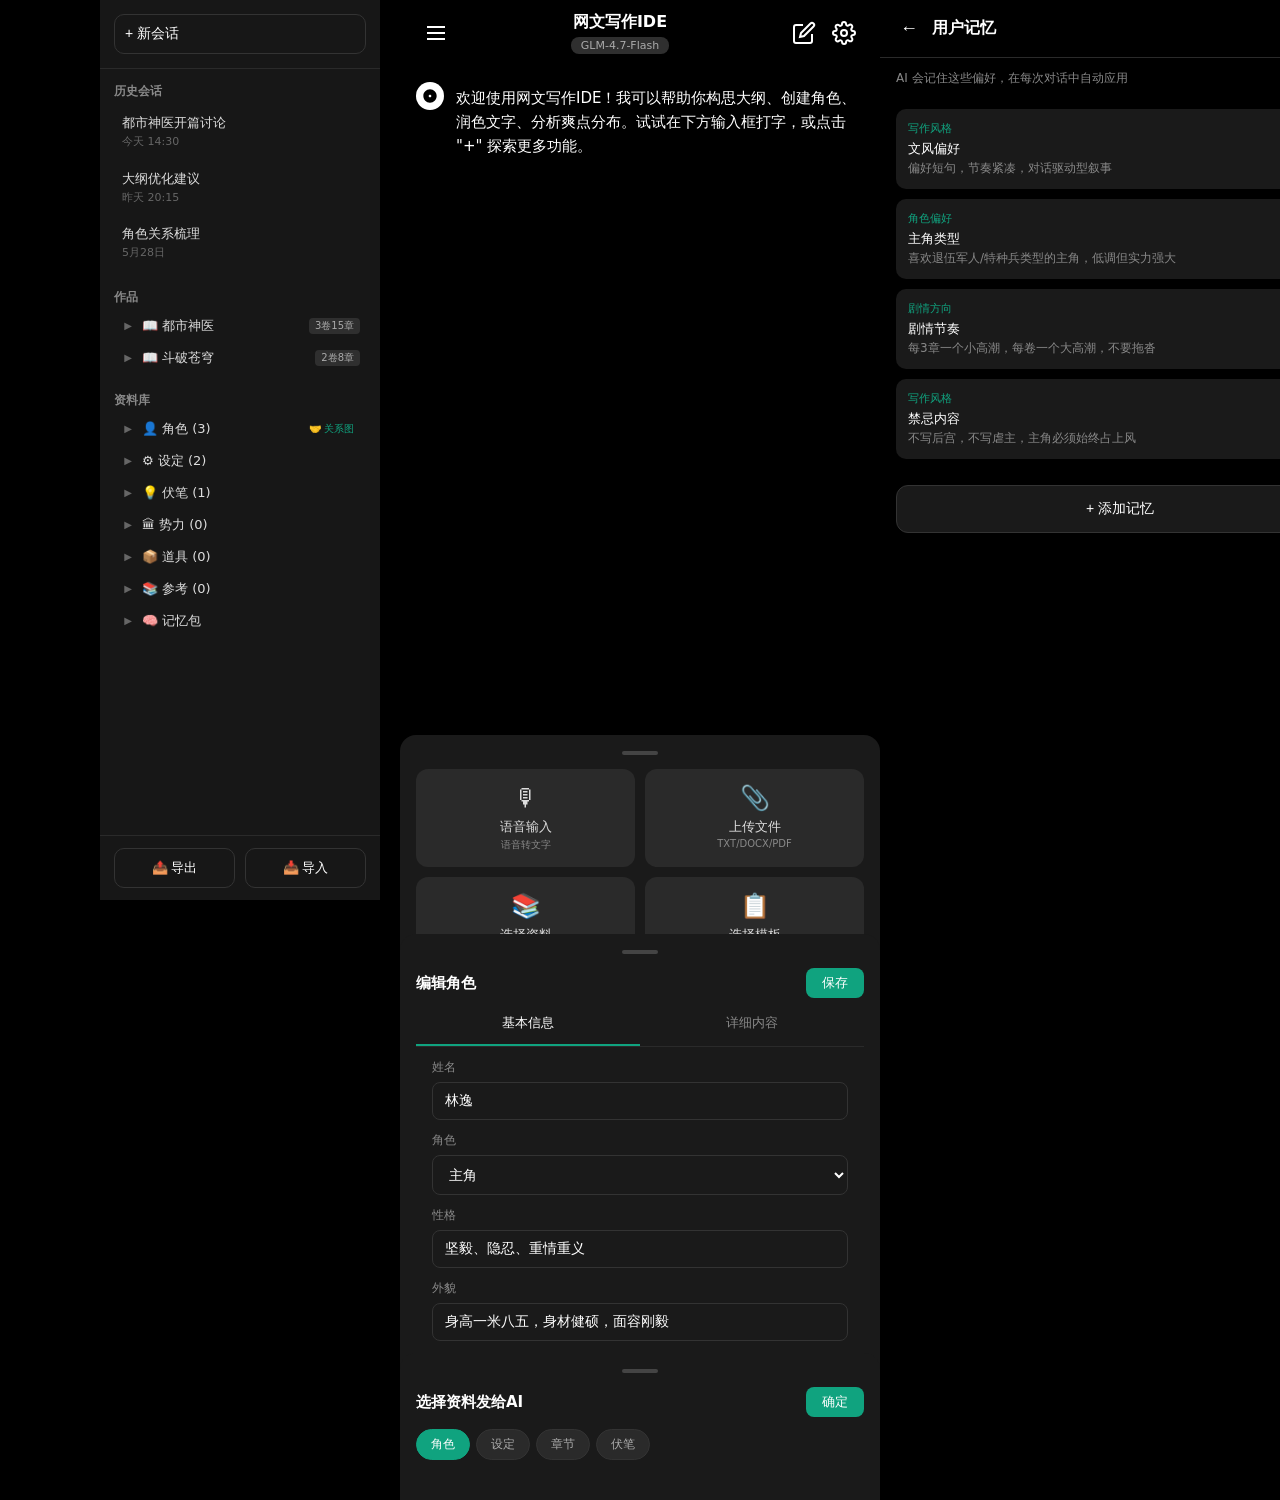
<file: preview/index.html>
<!DOCTYPE html>
<html lang="zh-CN">
<head>
<meta charset="UTF-8">
<meta name="viewport" content="width=device-width,initial-scale=1,maximum-scale=1,user-scalable=no">
<title>网文写作IDE</title>
<style>
*{margin:0;padding:0;box-sizing:border-box;-webkit-tap-highlight-color:transparent}
body{font-family:system-ui,-apple-system,'Segoe UI',Roboto,sans-serif;background:#000;color:#fff;height:100dvh;display:flex;justify-content:center;overflow:hidden}
.phone{width:100%;max-width:480px;height:100%;display:flex;flex-direction:column;position:relative;background:#000}
/* ====== TOP BAR ====== */
.topbar{display:flex;align-items:center;padding:12px 16px;flex-shrink:0}
.topbar .menu-btn,.topbar .new-btn{background:none;border:none;color:#fff;padding:8px;cursor:pointer;display:flex;align-items:center;justify-content:center}
.topbar .title-area{flex:1;text-align:center}
.topbar .title-area .app-name{font-size:16px;font-weight:600}
.topbar .title-area .model-pill{display:inline-block;margin-top:4px;padding:2px 10px;border-radius:8px;background:#2f2f2f;color:#aaa;font-size:11px}
/* ====== CHAT AREA ====== */
.chat{flex:1;overflow-y:auto;padding:16px;display:flex;flex-direction:column;gap:20px;padding-bottom:100px;scroll-behavior:smooth}
.msg{display:flex;gap:12px;width:100%;animation:fadeUp .3s}
.msg.user{flex-direction:row-reverse}
.msg.user .bubble{background:#2f2f2f;padding:10px 16px;border-radius:20px;border-bottom-right-radius:6px;max-width:82%;font-size:15px;line-height:1.6}
.msg.ai{flex-direction:row}
.msg.ai .bubble{padding:4px 0;font-size:15px;line-height:1.6;flex:1}
.avatar{width:28px;height:28px;border-radius:50%;display:flex;align-items:center;justify-content:center;flex-shrink:0}
.avatar.ai-av{background:#fff}
.avatar.ai-av svg{width:16px;height:16px;fill:#000}
.tag{display:inline-block;font-size:11px;padding:2px 8px;border-radius:4px;background:#10a37f;color:#fff;margin:4px 4px 4px 0}
.save-hint{font-size:12px;color:#10a37f;display:block;margin-top:8px}
.typing{display:flex;gap:4px;padding:8px 0}
.typing span{width:6px;height:6px;background:#666;border-radius:50%;animation:dot .6s infinite alternate}
.typing span:nth-child(2){animation-delay:.2s}
.typing span:nth-child(3){animation-delay:.4s}
/* ====== INPUT BAR ====== */
.input-area{position:absolute;bottom:0;left:0;right:0;padding:10px 16px 20px;background:linear-gradient(180deg,transparent 0%,#000 20%)}
.capsule{background:#2f2f2f;border-radius:24px;display:flex;align-items:flex-end;padding:6px 8px 6px 6px;gap:4px}
.capsule .plus-btn{width:36px;height:36px;border-radius:50%;background:none;border:none;color:#aaa;font-size:22px;cursor:pointer;display:flex;align-items:center;justify-content:center;flex-shrink:0}
.capsule textarea{flex:1;background:transparent;border:none;color:#fff;font-size:16px;line-height:20px;max-height:120px;outline:none;resize:none;padding:8px 4px;font-family:inherit}
.capsule textarea::placeholder{color:#888}
.capsule .send-btn{width:32px;height:32px;border-radius:50%;background:#fff;border:none;cursor:pointer;display:flex;align-items:center;justify-content:center;flex-shrink:0;transition:background .15s}
.capsule .send-btn:active{background:#ddd}
.capsule .send-btn svg{width:18px;height:18px;fill:#000}
/* ====== OVERLAY & PANELS ====== */
.overlay{position:absolute;inset:0;background:rgba(0,0,0,.5);z-index:30;opacity:0;pointer-events:none;transition:opacity .25s}
.overlay.open{opacity:1;pointer-events:auto}
.sidebar{position:absolute;top:0;left:-300px;width:280px;height:100%;background:#171717;z-index:31;transition:left .3s ease;display:flex;flex-direction:column;overflow:hidden}
.sidebar.open{left:0}
.sidebar .sb-header{padding:14px;display:flex;align-items:center;gap:10px;border-bottom:1px solid #2a2a2a;flex-shrink:0}
.sidebar .new-session-btn{flex:1;padding:10px;border-radius:10px;border:1px solid #333;background:none;color:#fff;font-size:14px;cursor:pointer;text-align:left}
.sidebar .new-session-btn:active{background:#2a2a2a}
.sb-section{padding:4px 10px}
.sb-label{font-size:12px;font-weight:600;color:#888;padding:10px 4px 4px}
.sb-item{padding:10px 12px;border-radius:8px;cursor:pointer;font-size:13px;color:#ddd;line-height:1.4}
.sb-item:active{background:#2a2a2a}
.sb-item .time{font-size:11px;color:#666;display:block;margin-top:2px}
.tree-node{display:flex;align-items:center;gap:6px;padding:7px 10px;cursor:pointer;font-size:13px;border-radius:6px;color:#ddd}
.tree-node:active{background:#2a2a2a}
.tree-arrow{width:16px;text-align:center;font-size:10px;color:#666;transition:transform .2s;flex-shrink:0}
.tree-arrow.open{transform:rotate(90deg)}
.tree-children{padding-left:16px;display:none}
.tree-children.open{display:block}
.tree-leaf{display:flex;align-items:center;gap:6px;padding:5px 10px 5px 26px;font-size:13px;cursor:pointer;border-radius:6px;color:#999}
.tree-leaf:active{background:#2a2a2a}
.badge{font-size:10px;padding:1px 6px;border-radius:4px;margin-left:auto}
.badge.draft{background:rgba(255,193,7,.15);color:#ffc107}
.badge.done{background:rgba(40,167,69,.15);color:#28a745}
.badge.empty{background:rgba(108,117,125,.15);color:#6c757d}
.badge.count{background:#2f2f2f;color:#aaa}
.sb-footer{padding:12px 14px;border-top:1px solid #2a2a2a;display:flex;gap:10px;flex-shrink:0;margin-top:auto}
.sb-footer button{flex:1;padding:10px;border-radius:10px;border:1px solid #333;background:none;color:#fff;font-size:13px;cursor:pointer}
.sb-footer button:active{background:#2a2a2a}
/* ====== MODEL DROPDOWN ====== */
.model-dropdown{position:absolute;top:52px;left:50%;transform:translateX(-50%);width:280px;background:#1a1a1a;border:1px solid #333;border-radius:14px;z-index:20;padding:6px;display:none;box-shadow:0 8px 32px rgba(0,0,0,.6)}
.model-dropdown.open{display:block;animation:fadeUp .2s}
.model-item{padding:10px 12px;border-radius:10px;cursor:pointer;font-size:14px;display:flex;align-items:center;gap:8px;color:#ddd}
.model-item:active,.model-item.active{background:#2a2a2a}
.model-item.active::after{content:"\2713";margin-left:auto;color:#10a37f;font-weight:bold}
.model-item .free-tag{font-size:10px;background:#1a3a2a;padding:2px 8px;border-radius:4px;color:#10a37f}
.model-divider{height:1px;background:#333;margin:4px 0}
/* ====== BOTTOM SHEET ====== */
.sheet-overlay{position:absolute;inset:0;background:rgba(0,0,0,.5);z-index:30;opacity:0;pointer-events:none;transition:opacity .25s}
.sheet-overlay.open{opacity:1;pointer-events:auto}
.sheet{position:absolute;bottom:-600px;left:0;right:0;background:#1a1a1a;border-radius:16px 16px 0 0;z-index:31;transition:bottom .3s ease;padding:16px 16px 28px;max-height:85vh;overflow-y:auto}
.sheet.open{bottom:0}
.sheet-handle{width:36px;height:4px;background:#444;border-radius:2px;margin:0 auto 14px}
.sheet-title{font-size:15px;font-weight:600;margin-bottom:14px;text-align:center}
.sheet-grid{display:grid;grid-template-columns:1fr 1fr;gap:10px}
.sheet-item{padding:14px;border-radius:12px;background:#2a2a2a;cursor:pointer;text-align:center;font-size:13px;border:1px solid transparent;color:#ddd}
.sheet-item:active{border-color:#10a37f;background:rgba(16,163,127,.1)}
.sheet-item .si-icon{font-size:24px;display:block;margin-bottom:6px}
.sheet-item .si-sub{font-size:10px;color:#888;display:block;margin-top:2px}
.agent-grid{display:flex;gap:8px;overflow-x:auto;padding-bottom:4px;-webkit-overflow-scrolling:touch}
.agent-grid::-webkit-scrollbar{display:none}
.agent-card{flex-shrink:0;width:120px;padding:10px;border-radius:12px;background:#2a2a2a;border:1px solid #333;cursor:pointer}
.agent-card:active,.agent-card.active{border-color:#10a37f;background:rgba(16,163,127,.08)}
.agent-card .an{font-size:13px;font-weight:600;margin-bottom:4px}
.agent-card .ad{font-size:11px;color:#888;line-height:1.3}
/* ====== RIGHT PANEL (Chapter detail) ====== */
.right-panel{position:absolute;top:0;right:-320px;width:300px;height:100%;background:#171717;z-index:31;transition:right .3s;overflow-y:auto;border-left:1px solid #2a2a2a;padding:16px}
.right-panel.open{right:0}
.rp-header{display:flex;align-items:center;gap:8px;margin-bottom:16px}
.rp-header .close-btn{background:none;border:none;color:#fff;font-size:18px;cursor:pointer;padding:4px}
.rp-header h3{font-size:15px;font-weight:600;flex:1}
.rp-action{display:flex;align-items:center;padding:12px 0;border-bottom:1px solid #2a2a2a;cursor:pointer;gap:12px;font-size:14px;color:#ddd}
.rp-action:active{background:#2a2a2a;border-radius:8px}
.rp-action.danger{color:#dc3545}
/* ====== SLIDE PANELS ====== */
.slide-panel{position:absolute;inset:0;background:#000;z-index:32;transform:translateX(100%);transition:transform .3s;overflow-y:auto}
.slide-panel.open{transform:none}
.slide-panel .sp-header{padding:14px 16px;display:flex;align-items:center;gap:10px;border-bottom:1px solid #2a2a2a;position:sticky;top:0;background:#000;z-index:2}
.slide-panel .sp-header .back-btn{background:none;border:none;color:#fff;font-size:18px;cursor:pointer;padding:4px}
.slide-panel .sp-header h2{font-size:16px;font-weight:600}
/* ====== EXPORT ====== */
.export-card{margin:12px 16px;padding:16px;border-radius:12px;border:1px solid #333;cursor:pointer}
.export-card:active{border-color:#10a37f;background:rgba(16,163,127,.05)}
.export-card .ec-name{font-size:15px;font-weight:600;margin-bottom:4px}
.export-card .ec-desc{font-size:12px;color:#888}
.export-opt{margin:8px 16px;padding:10px 14px;background:#1a1a1a;border-radius:10px;display:flex;align-items:center;justify-content:space-between;font-size:13px;color:#ddd}
.export-opt label{display:flex;align-items:center;gap:8px;cursor:pointer}
/* ====== SETTINGS ====== */
.settings-section{padding:0 16px}
.settings-section h3{font-size:12px;color:#888;padding:16px 0 6px;font-weight:600;text-transform:uppercase}
.setting-item{display:flex;align-items:center;padding:14px 0;border-bottom:1px solid #2a2a2a;cursor:pointer;gap:12px}
.setting-item .si-label{flex:1;font-size:14px;color:#ddd}
.setting-item .si-sublabel{font-size:12px;color:#666}
.setting-item .si-arrow{color:#666}
.toggle{width:44px;height:26px;border-radius:13px;background:#444;position:relative;cursor:pointer;border:none;transition:background .2s;flex-shrink:0}
.toggle.on{background:#10a37f}
.toggle::after{content:"";position:absolute;width:22px;height:22px;border-radius:50%;background:#fff;top:2px;left:2px;transition:transform .2s}
.toggle.on::after{transform:translateX(18px)}
.skin-grid{display:grid;grid-template-columns:repeat(4,1fr);gap:10px;padding:8px 0}
.skin-item{padding:12px 6px;border-radius:10px;text-align:center;cursor:pointer;border:2px solid transparent;font-size:11px;color:#ddd}
.skin-item.active{border-color:#10a37f}
.skin-item .skin-dot{display:inline-block;width:20px;height:20px;border-radius:50%;margin-bottom:4px}
.goal-widget{display:flex;align-items:center;gap:12px;padding:10px 0}
.goal-widget button{width:30px;height:30px;border-radius:50%;border:1px solid #444;background:none;font-size:16px;cursor:pointer;color:#fff}
.goal-widget .goal-num{font-size:18px;font-weight:bold;width:80px;text-align:center}
/* ====== MATERIAL PICKER ====== */
.mp-tabs{display:flex;gap:6px;overflow-x:auto;margin-bottom:12px;-webkit-overflow-scrolling:touch}
.mp-tabs::-webkit-scrollbar{display:none}
.mp-tab{flex-shrink:0;padding:6px 14px;border-radius:16px;font-size:12px;background:#2a2a2a;border:1px solid #333;cursor:pointer;color:#aaa}
.mp-tab.active{background:#10a37f;color:#fff;border-color:#10a37f}
.mp-item{display:flex;align-items:center;gap:10px;padding:10px 12px;border-radius:8px;cursor:pointer;font-size:13px;color:#ddd}
.mp-item:active{background:#2a2a2a}
.mp-item input[type=checkbox]{width:18px;height:18px;accent-color:#10a37f}
.mp-preview{font-size:11px;color:#888;overflow:hidden;text-overflow:ellipsis;white-space:nowrap;max-width:200px}
/* ====== RELATIONSHIP GRAPH ====== */
.graph-wrap{width:100%;height:100%;position:relative;overflow:hidden;background:#111}
.graph-wrap canvas{width:100%;height:100%}
/* ====== EDITOR ====== */
.editor-toolbar{display:flex;align-items:center;gap:8px;padding:8px 16px;border-bottom:1px solid #2a2a2a;flex-wrap:wrap}
.editor-toolbar button{background:none;border:1px solid #333;color:#aaa;padding:6px 10px;border-radius:6px;font-size:12px;cursor:pointer}
.editor-toolbar button:active{background:#2a2a2a}
.editor-toolbar .spacer{flex:1}
.editor-toolbar .word-count{font-size:11px;color:#888}
.editor-body{flex:1;padding:16px;overflow-y:auto;font-size:16px;line-height:1.8;color:#ddd;min-height:0;outline:none}
.editor-body:empty::before{content:"开始写作...";color:#555}
.editor-bottom{display:flex;gap:8px;padding:10px 16px;border-top:1px solid #2a2a2a;flex-shrink:0}
.editor-bottom button{flex:1;padding:10px;border-radius:10px;border:1px solid #333;background:#1a1a1a;color:#ddd;font-size:13px;cursor:pointer}
.editor-bottom button:active{background:#2a2a2a}
.editor-bottom button.primary{background:#10a37f;color:#fff;border-color:#10a37f}
/* ====== STATS ====== */
.stat-card{margin:12px 16px;padding:16px;background:#1a1a1a;border-radius:12px;border:1px solid #2a2a2a}
.stat-card h3{font-size:13px;color:#888;margin-bottom:10px}
.stat-row{display:flex;gap:16px}
.stat-num{font-size:24px;font-weight:bold;color:#10a37f}
.stat-label{font-size:11px;color:#888}
.bar-chart{display:flex;align-items:flex-end;gap:8px;height:120px;padding:16px}
.bar-col{flex:1;display:flex;flex-direction:column;align-items:center;gap:4px}
.bar{width:100%;border-radius:4px 4px 0 0;background:#10a37f;min-height:4px;transition:height .3s}
.bar-label{font-size:10px;color:#666}
.streak-grid{display:grid;grid-template-columns:repeat(7,1fr);gap:4px;padding:8px}
.streak-dot{width:100%;aspect-ratio:1;border-radius:50%;background:#2a2a2a}
.streak-dot.filled{background:#10a37f}
.streak-dot.today{background:#ffc107}
.milestone-item{display:flex;align-items:center;gap:10px;padding:10px 0;border-bottom:1px solid #2a2a2a;font-size:13px}
.milestone-item .mi-icon{font-size:20px}
.progress-ring{width:80px;height:80px;position:relative;margin:0 auto}
.progress-ring svg{width:100%;height:100%;transform:rotate(-90deg)}
.progress-ring circle{fill:none;stroke-width:6}
.progress-ring .bg{stroke:#2a2a2a}
.progress-ring .fg{stroke:#10a37f;stroke-linecap:round;transition:stroke-dashoffset .5s}
.progress-ring .ring-text{position:absolute;inset:0;display:flex;align-items:center;justify-content:center;font-size:14px;font-weight:bold}
/* ====== PROOFREAD ====== */
.proof-group{margin:12px 16px}
.proof-group h3{font-size:13px;font-weight:600;margin-bottom:8px}
.proof-item{padding:10px 12px;background:#1a1a1a;border-radius:8px;margin-bottom:6px;font-size:13px;line-height:1.6}
.proof-item .original{text-decoration:line-through;color:#dc3545}
.proof-item .suggested{color:#10a37f}
.proof-item .arrow{margin:0 6px;color:#666}
.fix-all-btn{margin:16px;padding:14px;border-radius:12px;background:#10a37f;color:#fff;border:none;font-size:15px;font-weight:600;cursor:pointer;width:calc(100% - 32px)}
/* ====== SEARCH ====== */
.search-input{margin:12px 16px;padding:12px 16px;border-radius:24px;background:#1a1a1a;border:1px solid #333;color:#fff;font-size:14px;width:calc(100% - 32px);outline:none}
.search-input:focus{border-color:#10a37f}
.search-filters{display:flex;gap:6px;padding:0 16px;overflow-x:auto;margin-bottom:12px}
.search-filters::-webkit-scrollbar{display:none}
.sf-tab{flex-shrink:0;padding:6px 12px;border-radius:16px;font-size:12px;background:#2a2a2a;color:#aaa;cursor:pointer}
.sf-tab.active{background:#10a37f;color:#fff}
.search-result{padding:12px 16px;border-bottom:1px solid #2a2a2a}
.search-result .sr-title{font-size:14px;font-weight:500;margin-bottom:4px}
.search-result .sr-snippet{font-size:12px;color:#888;line-height:1.5}
.search-result .sr-snippet mark{background:rgba(16,163,127,.25);color:#10a37f;padding:0 2px;border-radius:2px}
.search-result .sr-path{font-size:11px;color:#555;margin-top:4px}
/* ====== POLISH ====== */
.polish-styles{display:flex;gap:8px;padding:12px 16px;overflow-x:auto;flex-wrap:wrap}
.polish-styles::-webkit-scrollbar{display:none}
.ps-tag{flex-shrink:0;padding:8px 16px;border-radius:20px;font-size:13px;background:#2a2a2a;color:#aaa;cursor:pointer;border:1px solid transparent}
.ps-tag.active{border-color:#10a37f;color:#fff;background:rgba(16,163,127,.15)}
.polish-text{margin:12px 16px;padding:14px;background:#1a1a1a;border-radius:10px;font-size:14px;line-height:1.7;color:#ccc}
.polish-text .old{text-decoration:line-through;color:#dc3545}
.polish-text .new{color:#10a37f;background:rgba(16,163,127,.1);padding:0 2px;border-radius:2px}
/* ====== FULL REVIEW ====== */
.review-cat{margin:12px 16px;padding:14px;background:#1a1a1a;border-radius:10px}
.review-cat .rc-header{display:flex;justify-content:space-between;align-items:center;margin-bottom:8px}
.review-cat .rc-title{font-size:14px;font-weight:500}
.review-cat .rc-score{font-size:13px;color:#10a37f;font-weight:bold}
.rc-bar{height:6px;border-radius:3px;background:#2a2a2a;overflow:hidden}
.rc-bar .rc-fill{height:100%;border-radius:3px;background:#10a37f;transition:width .5s}
.review-suggestion{padding:10px 16px;border-bottom:1px solid #2a2a2a;font-size:13px;line-height:1.6}
.review-suggestion .rs-icon{margin-right:6px}
/* ====== VOICE CALL ====== */
.voice-full{position:absolute;inset:0;background:#0a0a0a;z-index:40;display:none;flex-direction:column;align-items:center;justify-content:center}
.voice-full.open{display:flex}
.voice-avatar{width:120px;height:120px;border-radius:50%;background:#2f2f2f;display:flex;align-items:center;justify-content:center;position:relative;margin-bottom:24px}
.voice-avatar::before,.voice-avatar::after{content:"";position:absolute;border-radius:50%;border:2px solid rgba(16,163,127,.3)}
.voice-avatar::before{width:140px;height:140px;animation:pulse 2s infinite}
.voice-avatar::after{width:160px;height:160px;animation:pulse 2s infinite .5s}
@keyframes pulse{0%{opacity:.6;transform:scale(1)}100%{opacity:0;transform:scale(1.3)}}
.voice-avatar svg{width:48px;height:48px;fill:#10a37f}
.voice-name{font-size:20px;font-weight:600;margin-bottom:6px}
.voice-status{font-size:14px;color:#888;margin-bottom:40px}
.voice-controls{display:flex;gap:24px;align-items:center}
.voice-btn{width:56px;height:56px;border-radius:50%;border:none;cursor:pointer;display:flex;align-items:center;justify-content:center;font-size:22px}
.voice-btn.mute{background:#2f2f2f;color:#fff}
.voice-btn.end{background:#dc3545;color:#fff;width:64px;height:64px;font-size:26px}
.voice-btn.speaker{background:#2f2f2f;color:#fff}
.voice-transcript{position:absolute;top:60px;left:16px;right:16px;max-height:120px;overflow-y:auto;text-align:center;font-size:13px;color:#888;line-height:1.6}
/* ====== AGENT MARKET ====== */
.agent-market-card{margin:10px 16px;padding:14px;background:#1a1a1a;border-radius:12px;border:1px solid #2a2a2a;display:flex;gap:12px;align-items:center}
.amc-icon{width:44px;height:44px;border-radius:10px;background:#2a2a2a;display:flex;align-items:center;justify-content:center;font-size:22px;flex-shrink:0}
.amc-info{flex:1}
.amc-info .amc-name{font-size:14px;font-weight:600;margin-bottom:2px}
.amc-info .amc-desc{font-size:12px;color:#888;line-height:1.4}
.amc-toggle{padding:6px 14px;border-radius:16px;font-size:12px;border:1px solid #333;background:none;color:#aaa;cursor:pointer}
.amc-toggle.on{background:#10a37f;color:#fff;border-color:#10a37f}
/* ====== WATER REPORT ====== */
.gauge{width:140px;height:70px;margin:20px auto;position:relative;overflow:hidden}
.gauge-bg{width:140px;height:70px;border-radius:70px 70px 0 0;background:conic-gradient(from 0.75turn,#10a37f 0deg,#ffc107 90deg,#dc3545 180deg);position:absolute}
.gauge-mask{width:110px;height:55px;border-radius:55px 55px 0 0;background:#000;position:absolute;bottom:0;left:15px}
.gauge-needle{width:2px;height:50px;background:#fff;position:absolute;bottom:0;left:50%;transform-origin:bottom center;transform:rotate(-30deg);transition:transform .5s}
.gauge-value{position:absolute;bottom:4px;left:0;right:0;text-align:center;font-size:24px;font-weight:bold}
.water-item{margin:8px 16px;padding:12px;background:#1a1a1a;border-radius:8px;border-left:3px solid #ffc107}
.water-item.high{border-left-color:#dc3545}
.water-item.low{border-left-color:#10a37f}
/* ====== SHUANGDIAN ====== */
.timeline{position:relative;margin:16px 24px;padding-left:20px;border-left:2px solid #2a2a2a}
.tl-item{position:relative;padding:10px 0 20px 16px;font-size:13px;line-height:1.5}
.tl-item::before{content:"";position:absolute;left:-25px;top:12px;width:10px;height:10px;border-radius:50%;background:#10a37f;border:2px solid #000}
.tl-item.warn::before{background:#ffc107}
.tl-item.bad::before{background:#dc3545}
.tl-item .tl-ch{font-weight:600;margin-bottom:2px}
.tl-item .tl-desc{color:#888;font-size:12px}
/* ====== TITLE GENERATOR ====== */
.title-card{margin:10px 16px;padding:14px;background:#1a1a1a;border-radius:10px;display:flex;align-items:center;gap:10px;border:1px solid #2a2a2a}
.title-card .tc-text{flex:1;font-size:15px;font-weight:500}
.title-card .tc-tags{display:flex;gap:4px;margin-top:4px}
.title-card .tc-tag{font-size:10px;padding:2px 6px;border-radius:4px;background:#2a2a2a;color:#888}
.title-card .tc-use{padding:6px 12px;border-radius:8px;background:#10a37f;color:#fff;border:none;font-size:12px;cursor:pointer;white-space:nowrap}
/* ====== STYLE SELECTOR ====== */
.style-grid{display:grid;grid-template-columns:repeat(2,1fr);gap:10px;padding:16px}
.style-card{padding:16px 12px;border-radius:12px;background:#1a1a1a;border:2px solid transparent;text-align:center;cursor:pointer}
.style-card.selected{border-color:#10a37f;background:rgba(16,163,127,.08)}
.style-card .sc-icon{font-size:28px;margin-bottom:6px}
.style-card .sc-name{font-size:14px;font-weight:600;margin-bottom:4px}
.style-card .sc-desc{font-size:11px;color:#888}
/* ====== USER MEMORY ====== */
.memory-item{margin:10px 16px;padding:12px;background:#1a1a1a;border-radius:10px;display:flex;align-items:flex-start;gap:10px}
.memory-item .mi-content{flex:1}
.memory-item .mi-cat{font-size:11px;color:#10a37f;margin-bottom:4px}
.memory-item .mi-key{font-size:13px;font-weight:500}
.memory-item .mi-val{font-size:12px;color:#888;margin-top:2px}
.memory-item .mi-del{background:none;border:none;color:#dc3545;cursor:pointer;font-size:16px;padding:4px}
/* ====== MATERIAL EDITOR ====== */
.me-tabs{display:flex;border-bottom:1px solid #2a2a2a}
.me-tab{flex:1;padding:12px;text-align:center;font-size:13px;cursor:pointer;color:#888;border-bottom:2px solid transparent}
.me-tab.active{color:#fff;border-bottom-color:#10a37f}
.me-field{margin:12px 16px}
.me-field label{display:block;font-size:12px;color:#888;margin-bottom:6px}
.me-field input,.me-field textarea,.me-field select{width:100%;padding:10px 12px;border-radius:8px;background:#1a1a1a;border:1px solid #333;color:#fff;font-size:14px;outline:none;font-family:inherit}
.me-field textarea{min-height:80px;resize:vertical}
.me-field input:focus,.me-field textarea:focus{border-color:#10a37f}
/* ====== MISC ====== */
.empty-placeholder{padding:40px;text-align:center;color:#555;font-size:14px}
@keyframes fadeUp{from{opacity:0;transform:translateY(6px)}to{opacity:1;transform:none}}
@keyframes dot{to{opacity:.3;transform:translateY(-4px)}}
</style>
</head>
<body>
<div class="phone" id="app">

<!-- ====== TOP BAR ====== -->
<div class="topbar">
  <button class="menu-btn" onclick="toggleSidebar()">
    <svg width="24" height="24" viewBox="0 0 24 24" fill="none" stroke="currentColor" stroke-width="2"><line x1="3" y1="6" x2="21" y2="6"/><line x1="3" y1="12" x2="21" y2="12"/><line x1="3" y1="18" x2="21" y2="18"/></svg>
  </button>
  <div class="title-area" onclick="toggleModel()">
    <div class="app-name">网文写作IDE</div>
    <div class="model-pill" id="modelPill">GLM-4.7-Flash</div>
  </div>
  <button class="new-btn" onclick="newChat()">
    <svg width="24" height="24" viewBox="0 0 24 24" fill="none" stroke="currentColor" stroke-width="2"><path d="M11 4H4a2 2 0 0 0-2 2v14a2 2 0 0 0 2 2h14a2 2 0 0 0 2-2v-7"/><path d="M18.5 2.5a2.121 2.121 0 0 1 3 3L12 15l-4 1 1-4 9.5-9.5z"/></svg>
  </button>
  <button class="new-btn" onclick="openSettings()">
    <svg width="24" height="24" viewBox="0 0 24 24" fill="none" stroke="currentColor" stroke-width="2"><circle cx="12" cy="12" r="3"/><path d="M19.4 15a1.65 1.65 0 0 0 .33 1.82l.06.06a2 2 0 0 1 0 2.83 2 2 0 0 1-2.83 0l-.06-.06a1.65 1.65 0 0 0-1.82-.33 1.65 1.65 0 0 0-1 1.51V21a2 2 0 0 1-2 2 2 2 0 0 1-2-2v-.09A1.65 1.65 0 0 0 9 19.4a1.65 1.65 0 0 0-1.82.33l-.06.06a2 2 0 0 1-2.83 0 2 2 0 0 1 0-2.83l.06-.06A1.65 1.65 0 0 0 4.68 15a1.65 1.65 0 0 0-1.51-1H3a2 2 0 0 1-2-2 2 2 0 0 1 2-2h.09A1.65 1.65 0 0 0 4.6 9a1.65 1.65 0 0 0-.33-1.82l-.06-.06a2 2 0 0 1 0-2.83 2 2 0 0 1 2.83 0l.06.06A1.65 1.65 0 0 0 9 4.68a1.65 1.65 0 0 0 1-1.51V3a2 2 0 0 1 2-2 2 2 0 0 1 2 2v.09a1.65 1.65 0 0 0 1 1.51 1.65 1.65 0 0 0 1.82-.33l.06-.06a2 2 0 0 1 2.83 0 2 2 0 0 1 0 2.83l-.06.06A1.65 1.65 0 0 0 19.4 9a1.65 1.65 0 0 0 1.51 1H21a2 2 0 0 1 2 2 2 2 0 0 1-2 2h-.09a1.65 1.65 0 0 0-1.51 1z"/></svg>
  </button>
</div>

<!-- ====== MODEL DROPDOWN ====== -->
<div class="model-dropdown" id="modelDD">
  <div class="model-item active" onclick="selectModel(this,'GLM-4.7-Flash')">GLM-4.7-Flash <span class="free-tag">内置免费</span></div>
  <div class="model-item" onclick="selectModel(this,'GLM-4.6V-Flash')">GLM-4.6V-Flash <span class="free-tag">多模态</span></div>
  <div class="model-item" onclick="selectModel(this,'GLM-4.1V-Thinking')">GLM-4.1V-Thinking <span class="free-tag">思考版</span></div>
  <div class="model-divider"></div>
  <div class="model-item" onclick="selectModel(this,'GPT-4o')">GPT-4o</div>
  <div class="model-item" onclick="selectModel(this,'Claude Sonnet')">Claude Sonnet</div>
  <div class="model-item" onclick="selectModel(this,'DeepSeek V3')">DeepSeek V3</div>
  <div class="model-item" onclick="selectModel(this,'本地 Ollama')">本地 Ollama</div>
  <div class="model-divider"></div>
  <div class="model-item" style="color:#10a37f;font-size:13px" onclick="closeModel();openSettings()">⚙ 管理模型</div>
</div>

<!-- ====== CHAT AREA ====== -->
<div class="chat" id="chatArea">
  <div class="msg ai">
    <div class="avatar ai-av"><svg viewBox="0 0 24 24" xmlns="http://www.w3.org/2000/svg"><path d="M12 2C6.477 2 2 6.477 2 12C2 17.523 6.477 22 12 22C17.523 22 22 17.523 22 12C22 6.477 17.523 2 12 2ZM12 14C10.895 14 10 13.105 10 12C10 10.895 10.895 10 12 10C13.105 10 14 10.895 14 12C14 13.105 13.105 14 12 14Z"/></svg></div>
    <div class="bubble">欢迎使用网文写作IDE！我可以帮助你构思大纲、创建角色、润色文字、分析爽点分布。试试在下方输入框打字，或点击 "+" 探索更多功能。</div>
  </div>
  <div id="chatEnd"></div>
</div>

<!-- ====== INPUT BAR ====== -->
<div class="input-area">
  <div class="capsule">
    <button class="plus-btn" onclick="openSheet()">+</button>
    <textarea id="chatInput" rows="1" placeholder="Message" oninput="autoGrow(this);toggleSend()"></textarea>
    <button class="send-btn" id="sendBtn" onclick="handleSend()" style="display:none">
      <svg viewBox="0 0 24 24"><path d="M2.01 21L23 12 2.01 3 2 10l15 2-15 2z"/></svg>
    </button>
    <button class="send-btn" id="micBtn" onclick="handleMic()" style="background:#444">
      <svg viewBox="0 0 24 24" fill="#fff"><path d="M12 1a3 3 0 0 0-3 3v8a3 3 0 0 0 6 0V4a3 3 0 0 0-3-3z"/><path d="M19 10v2a7 7 0 0 1-14 0v-2" fill="none" stroke="#fff" stroke-width="2"/><line x1="12" y1="19" x2="12" y2="23" stroke="#fff" stroke-width="2"/><line x1="8" y1="23" x2="16" y2="23" stroke="#fff" stroke-width="2"/></svg>
    </button>
  </div>
</div>

<!-- ====== SIDEBAR ====== -->
<div class="overlay" id="sbOverlay" onclick="closeSidebar()"></div>
<div class="sidebar" id="sidebar">
  <div class="sb-header">
    <button class="new-session-btn" onclick="newChat();closeSidebar()">+ 新会话</button>
  </div>
  <div class="sb-section">
    <div class="sb-label">历史会话</div>
    <div class="sb-item">都市神医开篇讨论<span class="time">今天 14:30</span></div>
    <div class="sb-item">大纲优化建议<span class="time">昨天 20:15</span></div>
    <div class="sb-item">角色关系梳理<span class="time">5月28日</span></div>
  </div>
  <div class="sb-section">
    <div class="sb-label">作品</div>
    <div class="tree-node" onclick="toggleTree(this)"><span class="tree-arrow">&#9654;</span>📖 都市神医 <span class="badge count">3卷15章</span></div>
    <div class="tree-children">
      <div class="tree-node" onclick="toggleTree(this)"><span class="tree-arrow">&#9654;</span>📁 第一卷 潜龙在渊 <span class="badge count">5章</span></div>
      <div class="tree-children">
        <div class="tree-leaf" onclick="openChapter('第1章 退婚','草稿',3000)">📄 第1章 退婚 <span class="badge draft">草稿</span></div>
        <div class="tree-leaf" onclick="openChapter('第2章 偶遇','已完成',4500)">📄 第2章 偶遇 <span class="badge done">已完成</span></div>
        <div class="tree-leaf">📄 第3章 觉醒 <span class="badge empty">未写</span></div>
      </div>
      <div class="tree-node" onclick="toggleTree(this)"><span class="tree-arrow">&#9654;</span>📁 第二卷 初露锋芒 <span class="badge count">5章</span></div>
      <div class="tree-children">
        <div class="tree-leaf">📄 第6章 龙城 <span class="badge draft">草稿</span></div>
        <div class="tree-leaf">📄 第7章 挑战 <span class="badge empty">未写</span></div>
      </div>
    </div>
    <div class="tree-node" onclick="toggleTree(this)"><span class="tree-arrow">&#9654;</span>📖 斗破苍穹 <span class="badge count">2卷8章</span></div>
    <div class="tree-children">
      <div class="tree-node" onclick="toggleTree(this)"><span class="tree-arrow">&#9654;</span>📁 第一卷 废柴逆袭 <span class="badge count">5章</span></div>
      <div class="tree-children">
        <div class="tree-leaf">📄 第1章 萧炎 <span class="badge done">已完成</span></div>
        <div class="tree-leaf">📄 第2章 药老 <span class="badge draft">草稿</span></div>
      </div>
    </div>
  </div>
  <div class="sb-section">
    <div class="sb-label">资料库</div>
    <div class="tree-node" onclick="toggleTree(this)"><span class="tree-arrow">&#9654;</span>👤 角色 (3) <span style="margin-left:auto;font-size:10px;color:#10a37f;cursor:pointer;padding:2px 6px" onclick="event.stopPropagation();closeSidebar();openRelGraph()">🤝 关系图</span></div>
    <div class="tree-children">
      <div class="tree-leaf" onclick="closeSidebar();openMaterialEditor('角色','林逸')">林逸 [主角]</div>
      <div class="tree-leaf" onclick="closeSidebar();openMaterialEditor('角色','苏雨涵')">苏雨涵 [女主]</div>
      <div class="tree-leaf" onclick="closeSidebar();openMaterialEditor('角色','赵天明')">赵天明 [反派]</div>
    </div>
    <div class="tree-node" onclick="toggleTree(this)"><span class="tree-arrow">&#9654;</span>⚙ 设定 (2)</div>
    <div class="tree-children">
      <div class="tree-leaf">灵气复苏 [世界观]</div>
      <div class="tree-leaf">九大境界 [战力体系]</div>
    </div>
    <div class="tree-node" onclick="toggleTree(this)"><span class="tree-arrow">&#9654;</span>💡 伏笔 (1)</div>
    <div class="tree-children"><div class="tree-leaf">主角身世之谜</div></div>
    <div class="tree-node" onclick="toggleTree(this)"><span class="tree-arrow">&#9654;</span>🏛 势力 (0)</div>
    <div class="tree-children"></div>
    <div class="tree-node" onclick="toggleTree(this)"><span class="tree-arrow">&#9654;</span>📦 道具 (0)</div>
    <div class="tree-children"></div>
    <div class="tree-node" onclick="toggleTree(this)"><span class="tree-arrow">&#9654;</span>📚 参考 (0)</div>
    <div class="tree-children"></div>
    <div class="tree-node" onclick="toggleTree(this)"><span class="tree-arrow">&#9654;</span>🧠 记忆包</div>
    <div class="tree-children"></div>
  </div>
  <div class="sb-footer">
    <button onclick="closeSidebar();openExport()">📤 导出</button>
    <button onclick="alert('导入功能：支持 ZIP 工作树包')">📥 导入</button>
  </div>
</div>

<!-- ====== RIGHT PANEL (Chapter detail) ====== -->
<div class="overlay" id="rpOverlay" onclick="closeChapter()"></div>
<div class="right-panel" id="rightPanel">
  <div class="rp-header">
    <button class="close-btn" onclick="closeChapter()">✕</button>
    <h3 id="rpTitle">第1章 退婚</h3>
  </div>
  <div style="margin-bottom:12px">
    <span class="badge draft" id="rpStatus" style="margin-left:0">草稿</span>
    <span style="font-size:12px;color:#888;margin-left:8px" id="rpWords">3000 字</span>
  </div>
  <div style="font-size:12px;color:#888;margin-bottom:16px;line-height:1.6"><b>梗概：</b>林逸退伍归来，在家族宴会上遭遇未婚妻当众退婚。他忍辱离开，却在巷子里救下一位神秘老者...</div>
  <div style="border-top:1px solid #2a2a2a;padding-top:8px">
    <div class="rp-action" onclick="closeChapter();openEditor()">✏ 编辑章节</div>
    <div class="rp-action">📝 编辑梗概</div>
    <div class="rp-action">🔄 改状态</div>
    <div class="rp-action">✂ 拆分章节</div>
    <div class="rp-action">📤 导出此章</div>
    <div class="rp-action danger">🗑 删除章节</div>
  </div>
</div>

<!-- ====== BOTTOM SHEET ====== -->
<div class="sheet-overlay" id="sheetOverlay" onclick="closeSheet()"></div>
<div class="sheet" id="sheet">
  <div class="sheet-handle"></div>
  <div class="sheet-grid">
    <div class="sheet-item" onclick="closeSheet();openVoiceCall()"><span class="si-icon">🎙</span>语音输入<span class="si-sub">语音转文字</span></div>
    <div class="sheet-item" onclick="closeSheet();alert('上传文件：支持 TXT/DOCX/PDF 格式')"><span class="si-icon">📎</span>上传文件<span class="si-sub">TXT/DOCX/PDF</span></div>
    <div class="sheet-item" onclick="closeSheet();openMatPicker()"><span class="si-icon">📚</span>选择资料<span class="si-sub">发给AI上下文</span></div>
    <div class="sheet-item" onclick="closeSheet();alert('模板库：都市/玄幻/言情/悬疑/历史等')"><span class="si-icon">📋</span>选择模板<span class="si-sub">写作模板库</span></div>
    <div class="sheet-item" onclick="closeSheet();openStyleSelector()"><span class="si-icon">🍅</span>番茄写作<span class="si-sub">风格预设</span></div>
    <div class="sheet-item" onclick="closeSheet();openVoiceCall()"><span class="si-icon">💬</span>语音通话<span class="si-sub">实时AI对话</span></div>
    <div class="sheet-item" onclick="closeSheet();openStats()"><span class="si-icon">📊</span>写作统计<span class="si-sub">字数趋势</span></div>
    <div class="sheet-item" onclick="closeSheet();openSettings()"><span class="si-icon">⚙</span>更多设置<span class="si-sub">模型/外观/数据</span></div>
  </div>
  <div style="margin-top:16px">
    <div style="font-size:12px;color:#888;margin-bottom:8px">🤖 Agent（智能体）</div>
    <div class="agent-grid">
      <div class="agent-card active" onclick="closeSheet();openShuangdian()"><div class="an">🔥 爽点检查器</div><div class="ad">检测章节爽点分布</div></div>
      <div class="agent-card" onclick="closeSheet();openWaterReport()"><div class="an">💧 水文检测器</div><div class="ad">找出注水段落</div></div>
      <div class="agent-card" onclick="closeSheet();openOutline()"><div class="an">🎯 大纲生成器</div><div class="ad">自动生成多卷大纲</div></div>
      <div class="agent-card" onclick="closeSheet();openTitleGen()"><div class="an">💬 标题生成器</div><div class="ad">生成章节标题</div></div>
      <div class="agent-card" onclick="closeSheet();openReview()"><div class="an">📋 全文审查</div><div class="ad">节奏/角色/逻辑审查</div></div>
    </div>
    <div style="font-size:12px;color:#888;margin:12px 0 8px">✨ Skill（写作技巧）</div>
    <div class="agent-grid">
      <div class="agent-card" onclick="closeSheet()"><div class="an">📖 金庸风格</div><div class="ad">武侠文风</div></div>
      <div class="agent-card" onclick="closeSheet()"><div class="an">🔥 爽文模板</div><div class="ad">快节奏升级</div></div>
      <div class="agent-card" onclick="closeSheet()"><div class="an">📝 文学润色</div><div class="ad">提升文笔</div></div>
    </div>
    <div style="font-size:12px;color:#888;margin:12px 0 8px">🍅 番茄写作</div>
    <div class="agent-grid">
      <div class="agent-card" onclick="closeSheet()"><div class="an">🏙 都市爽文</div><div class="ad">快节奏升级流</div></div>
      <div class="agent-card" onclick="closeSheet()"><div class="an">💕 言情甜宠</div><div class="ad">轻松甜蜜</div></div>
      <div class="agent-card" onclick="closeSheet()"><div class="an">🔍 悬疑推理</div><div class="ad">烧脑反转</div></div>
    </div>
    <div style="font-size:12px;color:#888;margin:12px 0 8px">🗣 对话</div>
    <div class="agent-grid">
      <div class="agent-card" onclick="closeSheet();openVoiceCall()"><div class="an">📞 语音通话</div><div class="ad">实时AI对话</div></div>
    </div>
  </div>
</div>

<!-- ====== EXPORT PANEL ====== -->
<div class="slide-panel" id="exportPanel">
  <div class="sp-header"><button class="back-btn" onclick="closePanel('exportPanel')">←</button><h2>导出作品</h2></div>
  <div style="padding:12px 16px;font-size:13px;color:#888">选择导出格式：</div>
  <div class="export-card"><div class="ec-name">📦 ZIP 工作树包</div><div class="ec-desc">原始文件 + 工作文件 + 记忆包</div></div>
  <div class="export-card"><div class="ec-name">📖 EPUB 电子书</div><div class="ec-desc">标准EPUB3格式，支持目录导航</div></div>
  <div class="export-card"><div class="ec-name">📄 DOCX 文档</div><div class="ec-desc">Word格式，WPS/Office可编辑</div></div>
  <div class="export-opt"><label><input type="checkbox" checked> 包含原始备份文件</label></div>
  <div class="export-opt"><label><input type="checkbox" checked> 包含记忆包</label></div>
  <div class="export-opt"><label><input type="checkbox"> 仅选中章节</label></div>
  <div style="padding:16px"><button style="width:100%;padding:14px;border-radius:12px;background:#10a37f;color:#fff;border:none;font-size:15px;font-weight:600;cursor:pointer" onclick="alert('开始导出...')">📤 开始导出</button></div>
</div>

<!-- ====== RELATIONSHIP GRAPH ====== -->
<div class="slide-panel" id="relPanel">
  <div class="sp-header"><button class="back-btn" onclick="closePanel('relPanel')">←</button><h2>角色关系图</h2></div>
  <div class="graph-wrap"><canvas id="graphCanvas"></canvas></div>
</div>

<!-- ====== SETTINGS ====== -->
<div class="slide-panel" id="settingsPanel">
  <div class="sp-header"><button class="back-btn" onclick="closePanel('settingsPanel')">←</button><h2>设置</h2></div>
  <div class="settings-section"><h3>AI 模型</h3>
    <div class="setting-item"><span class="si-label">模型配置</span><span class="si-sublabel">7个已配置</span><span class="si-arrow">›</span></div>
    <div class="setting-item" onclick="closePanel('settingsPanel');openUserMemory()"><span class="si-label">🧠 用户记忆</span><span class="si-sublabel">记录写作风格</span><span class="si-arrow">›</span></div>
    <div class="setting-item"><span class="si-label">🎙 语音模型</span><span class="si-sublabel" style="color:orange">待配置</span><span class="si-arrow">›</span></div>
    <div class="setting-item"><span class="si-label">✨ Skill 管理</span><span class="si-sublabel">AI写作技巧</span><span class="si-arrow">›</span></div>
  </div>
  <div class="settings-section"><h3>番茄写作</h3>
    <div class="setting-item" onclick="closePanel('settingsPanel');openAgentMarket()"><span class="si-label">🤖 Agent 市场</span><span class="si-sublabel">智能体工具</span><span class="si-arrow">›</span></div>
    <div class="setting-item" style="cursor:default"><span class="si-label">每日字数目标</span>
      <div class="goal-widget"><button onclick="adjustGoal(-500)">-</button><span class="goal-num" id="goalNum">3000</span><button onclick="adjustGoal(500)">+</button></div>
    </div>
    <div class="setting-item" onclick="closePanel('settingsPanel');openStats()"><span class="si-label">📊 写作统计</span><span class="si-sublabel">字数趋势/打卡</span><span class="si-arrow">›</span></div>
  </div>
  <div class="settings-section"><h3>外观</h3>
    <div class="setting-item" style="cursor:default"><span class="si-label">深色模式</span><button class="toggle on" id="darkToggle" onclick="this.classList.toggle('on')"></button></div>
    <div style="padding:8px 0">
      <div style="font-size:14px;margin-bottom:8px">主题皮肤</div>
      <div class="skin-grid">
        <div class="skin-item active" style="background:#1a1a1a"><div class="skin-dot" style="background:#000;border:1px solid #444"></div>暗夜</div>
        <div class="skin-item" style="background:#fff;color:#000"><div class="skin-dot" style="background:#fff;border:1px solid #ddd"></div>纯白</div>
        <div class="skin-item" style="background:#0d1b2a"><div class="skin-dot" style="background:#1b3a5c"></div>深海</div>
        <div class="skin-item" style="background:#1a2e1a"><div class="skin-dot" style="background:#2d5a2d"></div>森林</div>
        <div class="skin-item" style="background:#2e1a2e"><div class="skin-dot" style="background:#5c2d5c"></div>紫夜</div>
        <div class="skin-item" style="background:#2e2a1a"><div class="skin-dot" style="background:#8b6914"></div>琥珀</div>
        <div class="skin-item" style="background:#1a2a2e"><div class="skin-dot" style="background:#2d6a6a"></div>青石</div>
        <div class="skin-item" style="background:#2e1a1a"><div class="skin-dot" style="background:#8b2d2d"></div>朱砂</div>
      </div>
    </div>
    <div class="setting-item"><span class="si-label">字体设置</span><span class="si-sublabel">字号/行高</span><span class="si-arrow">›</span></div>
  </div>
  <div class="settings-section"><h3>数据管理</h3>
    <div class="setting-item"><span class="si-label">📦 备份所有作品</span><span class="si-sublabel">.zip压缩包</span><span class="si-arrow">›</span></div>
    <div class="setting-item"><span class="si-label">🔄 恢复备份</span><span class="si-arrow">›</span></div>
    <div class="setting-item"><span class="si-label" style="color:#dc3545">🗑 清空所有数据</span></div>
  </div>
  <div class="settings-section"><h3>其他</h3>
    <div class="setting-item"><span class="si-label">📄 软件配置</span><span class="si-sublabel">自定义行为</span><span class="si-arrow">›</span></div>
    <div class="setting-item"><span class="si-label">📢 公告</span><span class="si-sublabel">免费AI模型说明</span><span class="si-arrow">›</span></div>
    <div class="setting-item"><span class="si-label">ℹ 关于</span><span class="si-sublabel">网文写作IDE · 完全单机</span><span class="si-arrow">›</span></div>
  </div>
  <div style="height:40px"></div>
</div>

<!-- ====== EDITOR PAGE ====== -->
<div class="slide-panel" id="editorPanel" style="display:flex;flex-direction:column">
  <div class="sp-header"><button class="back-btn" onclick="closePanel('editorPanel')">←</button><h2 id="editorTitle">第1章 退婚</h2><button class="back-btn" style="font-size:16px" onclick="alert('章节操作：改状态/拆分/导出/删除')">⋯</button></div>
  <div class="editor-toolbar">
    <button onclick="alert('撤销')">↩ 撤销</button>
    <button onclick="alert('重做')">↪ 重做</button>
    <button style="border-color:#10a37f;color:#10a37f" onclick="closePanel('editorPanel');openSearch()">🔍 查找</button>
    <button onclick="alert('替换')">替换</button>
    <div class="spacer"></div>
    <span class="word-count" id="editorWordCount">3,286 字</span>
  </div>
  <div class="editor-body" contenteditable="true" id="editorBody" oninput="updateEditorWordCount()">
    <p>林逸站在宴会厅的门口，看着里面觥筹交错的景象，嘴角泛起一丝苦涩的笑意。三年了，他终于从部队回来了。</p>
    <p>他本以为迎接他的会是温暖的拥抱和亲切的问候，然而现实却给了他一记响亮的耳光。</p>
    <p>"林逸？你怎么来了？"一个尖锐的女声从人群中传来。那是他的未婚妻，赵雪儿。</p>
    <p>赵雪儿身着华丽的红色礼服，妆容精致，身边挽着一个西装革履的男人。她看着林逸，眼中没有惊喜，只有厌恶。</p>
    <p>"我回来告诉你一个消息，"赵雪儿冷冷地说，"我们的婚约，作废了。"</p>
    <p>宴会厅里顿时安静下来，所有人的目光都聚焦在林逸身上。有同情，有嘲讽，更多的是幸灾乐祸。</p>
    <p>林逸没有说话，只是静静地看了赵雪儿一眼，然后转身走向门口。</p>
    <p>"等一下。"一个低沉苍老的声音从角落里传来。一位白发老者拄着拐杖慢慢站起身，目光深邃地看着林逸。</p>
    <p>"年轻人，你身上有一种我很熟悉的东西。"老者微笑着说，"跟老夫走一趟如何？"</p>
    <p>林逸停下脚步，回头看了老者一眼。他不知道的是，这一眼将彻底改变他的命运。</p>
  </div>
  <div class="editor-bottom">
    <button>常用词</button>
    <button onclick="closePanel('editorPanel');openProofread()">校对</button>
    <button class="primary" onclick="closePanel('editorPanel');openPolish()">AI 润色</button>
  </div>
</div>

<!-- ====== OUTLINE PAGE ====== -->
<div class="slide-panel" id="outlinePanel">
  <div class="sp-header"><button class="back-btn" onclick="closePanel('outlinePanel')">←</button><h2>大纲管理</h2></div>
  <div style="padding:12px 16px">
    <select style="width:100%;padding:10px;border-radius:8px;background:#1a1a1a;border:1px solid #333;color:#fff;font-size:14px">
      <option>都市神医</option>
      <option>斗破苍穹</option>
    </select>
  </div>
  <div style="padding:0 16px">
    <div class="review-cat">
      <div class="rc-header"><span class="rc-title">🌍 世界观设定</span></div>
      <div style="font-size:13px;color:#888;line-height:1.6;margin-top:8px">现代都市背景，灵气复苏后人类觉醒远古血脉，修炼体系从炼气到道祖共九个境界。各大世家争夺灵脉资源，主角以退伍军人身份卷入修炼界纷争。</div>
    </div>
    <div class="review-cat">
      <div class="rc-header"><span class="rc-title">👥 主要角色</span></div>
      <div style="font-size:13px;color:#888;line-height:1.6;margin-top:8px">林逸（主角）：退伍特种兵，觉醒远古血脉<br>苏雨涵（女主）：苏家千金，外柔内刚<br>赵天明（反派）：赵家家主之子，野心勃勃<br>白发老者（师父）：神秘高人，引导主角修炼</div>
    </div>
    <div class="review-cat">
      <div class="rc-header"><span class="rc-title">📖 第一卷：觉醒</span><span class="rc-score">5章</span></div>
      <div style="font-size:13px;color:#888;line-height:1.6;margin-top:8px">
        第1章 退婚：主角遭遇退婚，偶遇老者<br>
        第2章 偶遇：跟随老者进入修炼世界<br>
        第3章 觉醒：远古血脉首次觉醒<br>
        第4章 修炼：开始修炼基础功法<br>
        第5章 初战：首次以修炼者身份战斗
      </div>
    </div>
    <div class="review-cat">
      <div class="rc-header"><span class="rc-title">📖 第二卷：初露锋芒</span><span class="rc-score">5章</span></div>
      <div style="font-size:13px;color:#888;line-height:1.6;margin-top:8px">
        进入龙城修炼学院，结识新盟友，揭露赵家阴谋...
      </div>
    </div>
    <div class="review-cat">
      <div class="rc-header"><span class="rc-title">📈 故事主线</span></div>
      <div style="font-size:13px;color:#888;line-height:1.6;margin-top:8px">从被人唾弃的退伍兵到修炼界传奇的逆袭之路。主线冲突：主角身世之谜与灵气复苏的真相。</div>
    </div>
  </div>
  <div style="padding:16px;text-align:center"><button style="padding:12px 32px;border-radius:24px;background:#10a37f;color:#fff;border:none;font-size:14px;font-weight:600;cursor:pointer" onclick="alert('AI正在生成大纲...')">✨ AI生成大纲</button></div>
</div>

<!-- ====== STATS PAGE ====== -->
<div class="slide-panel" id="statsPanel">
  <div class="sp-header"><button class="back-btn" onclick="closePanel('statsPanel')">←</button><h2>写作统计</h2></div>
  <div class="stat-card">
    <h3>今日数据</h3>
    <div class="stat-row">
      <div><div class="stat-num">1,286</div><div class="stat-label">已写字数</div></div>
      <div><div class="stat-num">45</div><div class="stat-label">写作分钟</div></div>
      <div><div class="stat-num">3</div><div class="stat-label">会话次数</div></div>
    </div>
  </div>
  <div class="stat-card">
    <h3>7日字数趋势</h3>
    <div class="bar-chart">
      <div class="bar-col"><div class="bar" style="height:40%"></div><div class="bar-label">一</div></div>
      <div class="bar-col"><div class="bar" style="height:70%"></div><div class="bar-label">二</div></div>
      <div class="bar-col"><div class="bar" style="height:55%"></div><div class="bar-label">三</div></div>
      <div class="bar-col"><div class="bar" style="height:90%"></div><div class="bar-label">四</div></div>
      <div class="bar-col"><div class="bar" style="height:30%"></div><div class="bar-label">五</div></div>
      <div class="bar-col"><div class="bar" style="height:65%"></div><div class="bar-label">六</div></div>
      <div class="bar-col"><div class="bar" style="height:80%"></div><div class="bar-label">日</div></div>
    </div>
  </div>
  <div class="stat-card">
    <h3>连续打卡</h3>
    <div class="streak-grid">
      <div class="streak-dot filled"></div><div class="streak-dot filled"></div><div class="streak-dot filled"></div><div class="streak-dot filled"></div><div class="streak-dot filled"></div><div class="streak-dot"></div><div class="streak-dot filled"></div>
      <div class="streak-dot filled"></div><div class="streak-dot filled"></div><div class="streak-dot filled"></div><div class="streak-dot"></div><div class="streak-dot filled"></div><div class="streak-dot filled"></div><div class="streak-dot filled"></div>
      <div class="streak-dot filled"></div><div class="streak-dot filled"></div><div class="streak-dot filled"></div><div class="streak-dot filled"></div><div class="streak-dot today"></div><div class="streak-dot"></div><div class="streak-dot"></div>
    </div>
  </div>
  <div class="stat-card">
    <h3>里程碑</h3>
    <div class="milestone-item"><span class="mi-icon">🏅</span><span>累计 50,000 字</span><span style="margin-left:auto;font-size:12px;color:#10a37f">已达成</span></div>
    <div class="milestone-item"><span class="mi-icon">🎯</span><span>连续 7 天打卡</span><span style="margin-left:auto;font-size:12px;color:#10a37f">已达成</span></div>
    <div class="milestone-item"><span class="mi-icon">📝</span><span>完成 30 章</span><span style="margin-left:auto;font-size:12px;color:#888">15/30</span></div>
  </div>
  <div class="stat-card">
    <h3>每日目标进度</h3>
    <div class="progress-ring">
      <svg viewBox="0 0 36 36">
        <circle class="bg" cx="18" cy="18" r="15.5" stroke-dasharray="97.4" stroke-dashoffset="0"/>
        <circle class="fg" cx="18" cy="18" r="15.5" stroke-dasharray="97.4" stroke-dashoffset="25"/>
      </svg>
      <div class="ring-text">43%</div>
    </div>
    <div style="text-align:center;font-size:12px;color:#888;margin-top:8px">1,286 / 3,000 字</div>
  </div>
  <div style="height:40px"></div>
</div>

<!-- ====== PROOFREAD PAGE ====== -->
<div class="slide-panel" id="proofreadPanel">
  <div class="sp-header"><button class="back-btn" onclick="closePanel('proofreadPanel')">←</button><h2>校对报告</h2></div>
  <div style="padding:30px;text-align:center">
    <div style="font-size:48px;margin-bottom:12px">🔍</div>
    <div style="font-size:14px;color:#888">扫描完成 · 耗时 1.2 秒</div>
  </div>
  <div class="proof-group">
    <h3>🔴 错别字 (3)</h3>
    <div class="proof-item"><span class="original">退五归来</span><span class="arrow">→</span><span class="suggested">退伍归来</span></div>
    <div class="proof-item"><span class="original">觥筹交错</span><span class="arrow">→</span><span class="suggested">觥筹交错</span> <span style="color:#28a745;margin-left:6px">✓ 正确</span></div>
    <div class="proof-item"><span class="original">当众退昏</span><span class="arrow">→</span><span class="suggested">当众退婚</span></div>
  </div>
  <div class="proof-group">
    <h3>🟡 标点错误 (5)</h3>
    <div class="proof-item">第3段："林逸？你怎么来了。"<span class="arrow">→</span><span class="suggested">林逸？你怎么来了？</span></div>
    <div class="proof-item">第5段：句尾缺少句号 <span class="arrow">→</span><span class="suggested">添加"。"</span></div>
  </div>
  <div class="proof-group">
    <h3>🔵 重复用词 (2)</h3>
    <div class="proof-item">"静静"出现3次 <span class="arrow">→</span><span class="suggested">改为"默默地"</span></div>
    <div class="proof-item">"冷笑"出现2次 <span class="arrow">→</span><span class="suggested">改为"嘲讽地笑了笑"</span></div>
  </div>
  <div class="proof-group">
    <h3>⚪ 格式问题 (1)</h3>
    <div class="proof-item">第2段首行缩进不一致 <span class="arrow">→</span><span class="suggested">统一为两个字符缩进</span></div>
  </div>
  <div style="padding:16px"><button class="fix-all-btn" onclick="alert('已修复全部问题')">一键修复全部</button></div>
</div>

<!-- ====== GLOBAL SEARCH PAGE ====== -->
<div class="slide-panel" id="searchPanel">
  <div class="sp-header"><button class="back-btn" onclick="closePanel('searchPanel')">←</button><h2>全局搜索</h2></div>
  <input class="search-input" type="text" placeholder="搜索角色、设定、章节...">
  <div class="search-filters">
    <div class="sf-tab active">全部</div>
    <div class="sf-tab" onclick="this.parentElement.querySelector('.active').classList.remove('active');this.classList.add('active')">角色</div>
    <div class="sf-tab" onclick="this.parentElement.querySelector('.active').classList.remove('active');this.classList.add('active')">设定</div>
    <div class="sf-tab" onclick="this.parentElement.querySelector('.active').classList.remove('active');this.classList.add('active')">章节</div>
    <div class="sf-tab" onclick="this.parentElement.querySelector('.active').classList.remove('active');this.classList.add('active')">伏笔</div>
  </div>
  <div class="search-result"><div class="sr-title">👤 林逸</div><div class="sr-snippet"><mark>林逸</mark>站在宴会厅的门口，看着里面觥筹交错的景象</div><div class="sr-path">作品 > 都市神医 > 第一卷 > 第1章</div></div>
  <div class="search-result"><div class="sr-title">👤 林逸</div><div class="sr-snippet"><mark>林逸</mark>没有说话，只是静静地看了赵雪儿一眼</div><div class="sr-path">作品 > 都市神医 > 第一卷 > 第1章</div></div>
  <div class="search-result"><div class="sr-title">👤 赵天明</div><div class="sr-snippet"><mark>赵天明</mark>在家族宴会上露出了得意的笑容</div><div class="sr-path">资料库 > 角色 > 赵天明</div></div>
  <div class="search-result"><div class="sr-title">⚙ 灵气复苏</div><div class="sr-snippet">现代都市背景，<mark>灵气复苏</mark>后人类觉醒远古血脉</div><div class="sr-path">资料库 > 设定 > 灵气复苏</div></div>
  <div class="search-result"><div class="sr-title">💡 主角身世之谜</div><div class="sr-snippet"><mark>主角身世之谜</mark>与灵气复苏的真相密切相关</div><div class="sr-path">资料库 > 伏笔 > 主角身世之谜</div></div>
</div>

<!-- ====== POLISH ENGINE PAGE ====== -->
<div class="slide-panel" id="polishPanel">
  <div class="sp-header"><button class="back-btn" onclick="closePanel('polishPanel')">←</button><h2>AI润色</h2></div>
  <div style="padding:12px 16px;font-size:13px;color:#888">选择风格：</div>
  <div class="polish-styles">
    <div class="ps-tag active" onclick="this.parentElement.querySelector('.active').classList.remove('active');this.classList.add('active')">文学</div>
    <div class="ps-tag" onclick="this.parentElement.querySelector('.active').classList.remove('active');this.classList.add('active')">通俗</div>
    <div class="ps-tag" onclick="this.parentElement.querySelector('.active').classList.remove('active');this.classList.add('active')">武侠</div>
    <div class="ps-tag" onclick="this.parentElement.querySelector('.active').classList.remove('active');this.classList.add('active')">悬疑</div>
    <div class="ps-tag" onclick="this.parentElement.querySelector('.active').classList.remove('active');this.classList.add('active')">科幻</div>
  </div>
  <div style="padding:0 16px;font-size:12px;color:#888;margin-bottom:6px">原文预览：</div>
  <div class="polish-text">林逸站在宴会厅的门口，看着里面觥筹交错的景象，嘴角泛起一丝苦涩的笑意。三年了，他终于从部队回来了。</div>
  <div style="text-align:center;padding:16px"><button style="padding:12px 32px;border-radius:24px;background:#10a37f;color:#fff;border:none;font-size:14px;font-weight:600;cursor:pointer" onclick="showPolishResult()">✨ 开始润色</button></div>
  <div id="polishResult" style="display:none">
    <div style="padding:0 16px;font-size:12px;color:#888;margin-bottom:6px">润色结果：</div>
    <div class="polish-text">
      <span class="new">林逸独立于宴会厅的门扉之侧</span>，<span class="old">看着</span><span class="new">凝视着</span>厅内<span class="old">觥筹交错的</span><span class="new">灯火阑珊、觥筹交错的</span>景象，唇角不由泛起一抹<span class="old">苦涩的</span><span class="new">难以言喻的苦涩</span>笑意。<span class="old">三年了，他终于从部队回来了。</span><span class="new">三载春秋倏忽而过，他终于踏上了归途。</span>
    </div>
  </div>
</div>

<!-- ====== FULL TEXT REVIEW PAGE ====== -->
<div class="slide-panel" id="reviewPanel">
  <div class="sp-header"><button class="back-btn" onclick="closePanel('reviewPanel')">←</button><h2>全文审查</h2></div>
  <div style="padding:12px 16px;font-size:13px;color:#888">审查范围：都市神医 · 第一卷</div>
  <div class="review-cat">
    <div class="rc-header"><span class="rc-title">📊 节奏分析</span><span class="rc-score">7.5/10</span></div>
    <div class="rc-bar"><div class="rc-fill" style="width:75%"></div></div>
  </div>
  <div class="review-cat">
    <div class="rc-header"><span class="rc-title">👥 角色一致性</span><span class="rc-score">8.2/10</span></div>
    <div class="rc-bar"><div class="rc-fill" style="width:82%"></div></div>
  </div>
  <div class="review-cat">
    <div class="rc-header"><span class="rc-title">💡 伏笔回收</span><span class="rc-score">6.0/10</span></div>
    <div class="rc-bar"><div class="rc-fill" style="width:60%"></div></div>
  </div>
  <div class="review-cat">
    <div class="rc-header"><span class="rc-title">🔧 逻辑漏洞</span><span class="rc-score">8.8/10</span></div>
    <div class="rc-bar"><div class="rc-fill" style="width:88%"></div></div>
  </div>
  <div style="padding:16px 16px 8px;font-size:13px;font-weight:600">AI 建议</div>
  <div class="review-suggestion"><span class="rs-icon">⚡</span>第3章觉醒场景过于突兀，建议增加2-3段铺垫，让读者更好地接受主角血脉觉醒的设定。</div>
  <div class="review-suggestion"><span class="rs-icon">⚠️</span>赵雪儿角色目前只有"恶毒前女友"的单一维度，建议在后续章节中补充她的内心矛盾和背景故事。</div>
  <div class="review-suggestion"><span class="rs-icon">💡</span>白发老者出场可以更有仪式感，考虑在第1章末尾留下更多悬念，而非直接邀请。</div>
  <div class="review-suggestion"><span class="rs-icon">✅</span>第1章节奏紧凑，开场冲突设置得很好，退婚场景有张力。</div>
  <div style="padding:16px"><button style="width:100%;padding:14px;border-radius:12px;background:#2f2f2f;color:#fff;border:1px solid #444;font-size:14px;cursor:pointer" onclick="alert('报告已导出为PDF')">📤 导出报告</button></div>
</div>

<!-- ====== VOICE CALL PAGE ====== -->
<div class="voice-full" id="voicePanel">
  <div class="voice-transcript" id="voiceTranscript">"帮我构思一个都市修仙的开头..."</div>
  <div class="voice-avatar">
    <svg viewBox="0 0 24 24" xmlns="http://www.w3.org/2000/svg"><path d="M12 2C6.477 2 2 6.477 2 12C2 17.523 6.477 22 12 22C17.523 22 22 17.523 22 12C22 6.477 17.523 2 12 2ZM12 14C10.895 14 10 13.105 10 12C10 10.895 10.895 10 12 10C13.105 10 14 10.895 14 12C14 13.105 13.105 14 12 14Z"/></svg>
  </div>
  <div class="voice-name">AI 写作助手</div>
  <div class="voice-status">正在聆听...</div>
  <div class="voice-controls">
    <button class="voice-btn mute" id="voiceMuteBtn" onclick="toggleVoiceMute()">🔇</button>
    <button class="voice-btn end" onclick="closeVoiceCall()">📞</button>
    <button class="voice-btn speaker" id="voiceSpeakerBtn" onclick="toggleVoiceSpeaker()">🔊</button>
  </div>
</div>

<!-- ====== AGENT MARKETPLACE PAGE ====== -->
<div class="slide-panel" id="agentMarketPanel">
  <div class="sp-header"><button class="back-btn" onclick="closePanel('agentMarketPanel')">←</button><h2>Agent 市场</h2></div>
  <div style="padding:12px 16px;font-size:12px;color:#888">写作辅助</div>
  <div class="agent-market-card"><div class="amc-icon">🔥</div><div class="amc-info"><div class="amc-name">爽点检查器</div><div class="amc-desc">分析章节爽点分布，确保读者高潮不断</div></div><button class="amc-toggle on" onclick="this.classList.toggle('on');this.textContent=this.classList.contains('on')?'已安装':'安装'">已安装</button></div>
  <div class="agent-market-card"><div class="amc-icon">💧</div><div class="amc-info"><div class="amc-name">水文检测器</div><div class="amc-desc">检测注水段落，优化文章节奏</div></div><button class="amc-toggle on" onclick="this.classList.toggle('on');this.textContent=this.classList.contains('on')?'已安装':'安装'">已安装</button></div>
  <div class="agent-market-card"><div class="amc-icon">🎯</div><div class="amc-info"><div class="amc-name">大纲生成器</div><div class="amc-desc">根据设定自动生成多卷大纲</div></div><button class="amc-toggle on" onclick="this.classList.toggle('on');this.textContent=this.classList.contains('on')?'已安装':'安装'">已安装</button></div>
  <div class="agent-market-card"><div class="amc-icon">💬</div><div class="amc-info"><div class="amc-name">标题生成器</div><div class="amc-desc">一键生成多个章节标题方案</div></div><button class="amc-toggle" onclick="this.classList.toggle('on');this.textContent=this.classList.contains('on')?'已安装':'安装'">安装</button></div>
  <div style="padding:12px 16px;font-size:12px;color:#888">数据分析</div>
  <div class="agent-market-card"><div class="amc-icon">💡</div><div class="amc-info"><div class="amc-name">灵感激发器</div><div class="amc-desc">根据关键词和风格生成创作灵感</div></div><button class="amc-toggle" onclick="this.classList.toggle('on');this.textContent=this.classList.contains('on')?'已安装':'安装'">安装</button></div>
  <div style="padding:12px 16px;font-size:12px;color:#888">内容优化</div>
  <div class="agent-market-card"><div class="amc-icon">🚀</div><div class="amc-info"><div class="amc-name">情节推进器</div><div class="amc-desc">分析当前情节走向，给出推进方案</div></div><button class="amc-toggle" onclick="this.classList.toggle('on');this.textContent=this.classList.contains('on')?'已安装':'安装'">安装</button></div>
  <div style="height:40px"></div>
</div>

<!-- ====== WATER REPORT PAGE ====== -->
<div class="slide-panel" id="waterPanel">
  <div class="sp-header"><button class="back-btn" onclick="closePanel('waterPanel')">←</button><h2>水文检测报告</h2></div>
  <div style="text-align:center;padding:16px">
    <div class="gauge"><div class="gauge-bg"></div><div class="gauge-mask"></div><div class="gauge-needle"></div><div class="gauge-value" style="color:#ffc107">18%</div></div>
    <div style="font-size:14px;margin-top:8px">整体水文指数</div>
    <div style="font-size:12px;color:#888">评价：较为精炼</div>
  </div>
  <div style="padding:0 16px 8px;font-size:13px;font-weight:600">标记段落</div>
  <div class="water-item"><div style="font-size:12px;color:#ffc107;margin-bottom:4px">⚠ 中度水文 · 18%注水</div>"宴会厅里顿时安静下来，所有人的目光都聚焦在林逸身上。有同情，有嘲讽，更多的是幸灾乐祸。"</div>
  <div class="water-item low"><div style="font-size:12px;color:#10a37f;margin-bottom:4px">✅ 轻微 · 5%注水</div>"林逸没有说话，只是静静地看了赵雪儿一眼，然后转身走向门口。"</div>
  <div class="water-item high"><div style="font-size:12px;color:#dc3545;margin-bottom:4px">❌ 严重 · 32%注水</div>"赵雪儿身着华丽的红色礼服，妆容精致，身边挽着一个西装革履的男人。她看着林逸，眼中没有惊喜，只有厌恶。"</div>
  <div style="padding:16px;font-size:13px;color:#888;line-height:1.6">
    <b style="color:#fff">优化建议：</b><br>
    · 第3段外貌描写可精简，保留关键特征即可<br>
    · 第4段心理描写可融入动作，而非直接叙述
  </div>
</div>

<!-- ====== SHUANGDIAN REPORT PAGE ====== -->
<div class="slide-panel" id="shuangdianPanel">
  <div class="sp-header"><button class="back-btn" onclick="closePanel('shuangdianPanel')">←</button><h2>爽点分析报告</h2></div>
  <div style="text-align:center;padding:20px">
    <div style="font-size:48px;font-weight:bold;color:#10a37f">7.2</div>
    <div style="font-size:14px;color:#888">/ 10 综合爽感评分</div>
  </div>
  <div style="padding:0 16px 8px;font-size:13px;font-weight:600">爽点时间线</div>
  <div class="timeline">
    <div class="tl-item"><div class="tl-ch">🔥 第1章 开场冲突</div><div class="tl-desc">退婚场景制造初始愤怒，读者代入感强</div></div>
    <div class="tl-item"><div class="tl-ch">💡 第1章 神秘老者</div><div class="tl-desc">伏笔开启，读者期待后续发展</div></div>
    <div class="tl-item warn"><div class="tl-ch">⚠️ 第2-3章 过渡期</div><div class="tl-desc">节奏略慢，缺少高潮事件</div></div>
    <div class="tl-item"><div class="tl-ch">🔥 第4章 首次觉醒</div><div class="tl-desc">能力觉醒，读者满足感</div></div>
    <div class="tl-item bad"><div class="tl-ch">❌ 第5章 结尾</div><div class="tl-desc">收尾仓促，缺少悬念钩子</div></div>
  </div>
  <div style="padding:16px 16px 8px;font-size:13px;font-weight:600">分析详情</div>
  <div style="padding:8px 16px;font-size:13px;line-height:1.8;color:#ccc">
    ✅ <span style="color:#10a37f">开头有力</span>：退婚场景直击读者爽点，愤怒情绪建立成功<br>
    ⚠️ <span style="color:#ffc107">中间略慢</span>：第2-3章过渡内容偏多，建议增加小高潮<br>
    ❌ <span style="color:#dc3545">结尾偏弱</span>：缺少钩子，建议在末尾留下悬念
  </div>
</div>

<!-- ====== TITLE GENERATOR PAGE ====== -->
<div class="slide-panel" id="titleGenPanel">
  <div class="sp-header"><button class="back-btn" onclick="closePanel('titleGenPanel')">←</button><h2>标题生成器</h2></div>
  <div style="padding:12px 16px">
    <div style="font-size:12px;color:#888;margin-bottom:8px">章节内容预览：</div>
    <div class="polish-text" style="font-size:13px">林逸站在宴会厅的门口，看着里面觥筹交错的景象，嘴角泛起一丝苦涩的笑意。三年了，他终于从部队回来了。他的未婚妻当众退婚，却在巷子里救下一位神秘老者...</div>
  </div>
  <div style="text-align:center;padding:16px"><button style="padding:12px 32px;border-radius:24px;background:#10a37f;color:#fff;border:none;font-size:14px;font-weight:600;cursor:pointer" onclick="generateTitles()">✨ 生成标题</button></div>
  <div id="titleResults">
    <div class="title-card"><div><div class="tc-text">退婚夜，我觉醒了远古血脉</div><div class="tc-tags"><span class="tc-tag">悬念</span><span class="tc-tag">觉醒</span></div></div><button class="tc-use">使用</button></div>
    <div class="title-card"><div><div class="tc-text">被退婚后，神秘老者找上门</div><div class="tc-tags"><span class="tc-tag">反转</span><span class="tc-tag">奇遇</span></div></div><button class="tc-use">使用</button></div>
    <div class="title-card"><div><div class="tc-text">三年归来，我已不是从前的我</div><div class="tc-tags"><span class="tc-tag">装逼</span><span class="tc-tag">逆袭</span></div></div><button class="tc-use">使用</button></div>
    <div class="title-card"><div><div class="tc-text">她退婚的那一刻，整个世界都变了</div><div class="tc-tags"><span class="tc-tag">情绪</span><span class="tc-tag">转折</span></div></div><button class="tc-use">使用</button></div>
    <div class="title-card"><div><div class="tc-text">退伍兵的修仙路，从被退婚开始</div><div class="tc-tags"><span class="tc-tag">设定</span><span class="tc-tag">开局</span></div></div><button class="tc-use">使用</button></div>
  </div>
</div>

<!-- ====== STYLE SELECTOR PAGE (番茄风格) ====== -->
<div class="slide-panel" id="styleSelectorPanel">
  <div class="sp-header"><button class="back-btn" onclick="closePanel('styleSelectorPanel')">←</button><h2>番茄风格</h2></div>
  <div class="style-grid">
    <div class="style-card selected" onclick="selectStyle(this)"><div class="sc-icon">🏙</div><div class="sc-name">都市爽文</div><div class="sc-desc">快节奏升级流，打脸装逼</div></div>
    <div class="style-card" onclick="selectStyle(this)"><div class="sc-icon">💕</div><div class="sc-name">言情甜宠</div><div class="sc-desc">轻松甜蜜，甜蜜互动</div></div>
    <div class="style-card" onclick="selectStyle(this)"><div class="sc-icon">🔍</div><div class="sc-name">悬疑推理</div><div class="sc-desc">烧脑反转，步步惊心</div></div>
    <div class="style-card" onclick="selectStyle(this)"><div class="sc-icon">⚔</div><div class="sc-name">玄幻修仙</div><div class="sc-desc">功法修炼，境界突破</div></div>
    <div class="style-card" onclick="selectStyle(this)"><div class="sc-icon">🌌</div><div class="sc-name">科幻末日</div><div class="sc-desc">末世生存，科技逆袭</div></div>
    <div class="style-card" onclick="selectStyle(this)"><div class="sc-icon">📜</div><div class="sc-name">历史架空</div><div class="sc-desc">古代争霸，权谋天下</div></div>
    <div class="style-card" onclick="selectStyle(this)"><div class="sc-icon">🎭</div><div class="sc-name">娱乐圈</div><div class="sc-desc">明星养成，流量为王</div></div>
    <div class="style-card" onclick="selectStyle(this)"><div class="sc-icon">🏫</div><div class="sc-name">校园青春</div><div class="sc-desc">青春校园，成长蜕变</div></div>
  </div>
  <div style="padding:16px"><button style="width:100%;padding:14px;border-radius:12px;background:#10a37f;color:#fff;border:none;font-size:15px;font-weight:600;cursor:pointer" onclick="alert('已应用所选风格')">应用风格</button></div>
</div>

<!-- ====== USER MEMORY PAGE ====== -->
<div class="slide-panel" id="userMemoryPanel">
  <div class="sp-header"><button class="back-btn" onclick="closePanel('userMemoryPanel')">←</button><h2>用户记忆</h2></div>
  <div style="padding:12px 16px;font-size:12px;color:#888">AI 会记住这些偏好，在每次对话中自动应用</div>
  <div class="memory-item"><div class="mi-content"><div class="mi-cat">写作风格</div><div class="mi-key">文风偏好</div><div class="mi-val">偏好短句，节奏紧凑，对话驱动型叙事</div></div><button class="mi-del">✕</button></div>
  <div class="memory-item"><div class="mi-content"><div class="mi-cat">角色偏好</div><div class="mi-key">主角类型</div><div class="mi-val">喜欢退伍军人/特种兵类型的主角，低调但实力强大</div></div><button class="mi-del">✕</button></div>
  <div class="memory-item"><div class="mi-content"><div class="mi-cat">剧情方向</div><div class="mi-key">剧情节奏</div><div class="mi-val">每3章一个小高潮，每卷一个大高潮，不要拖沓</div></div><button class="mi-del">✕</button></div>
  <div class="memory-item"><div class="mi-content"><div class="mi-cat">写作风格</div><div class="mi-key">禁忌内容</div><div class="mi-val">不写后宫，不写虐主，主角必须始终占上风</div></div><button class="mi-del">✕</button></div>
  <div style="padding:16px"><button style="width:100%;padding:14px;border-radius:12px;border:1px solid #333;background:#1a1a1a;color:#fff;font-size:14px;cursor:pointer" onclick="alert('添加新记忆')">+ 添加记忆</button></div>
</div>

<!-- ====== MATERIAL EDITOR MODAL ====== -->
<div class="sheet-overlay" id="meOverlay" onclick="closeMatEditor()"></div>
<div class="sheet" id="meSheet" style="max-height:75vh">
  <div class="sheet-handle"></div>
  <div style="display:flex;justify-content:space-between;align-items:center;margin-bottom:4px">
    <span style="font-size:15px;font-weight:600" id="meTitle">编辑角色</span>
    <button style="background:#10a37f;color:#fff;border:none;border-radius:8px;padding:6px 16px;font-size:13px;cursor:pointer" onclick="closeMatEditor()">保存</button>
  </div>
  <div class="me-tabs">
    <div class="me-tab active">基本信息</div>
    <div class="me-tab" onclick="this.parentElement.querySelector('.active').classList.remove('active');this.classList.add('active')">详细内容</div>
  </div>
  <div class="me-field"><label>姓名</label><input type="text" value="林逸" id="meName"></div>
  <div class="me-field"><label>角色</label><select><option>主角</option><option>女主</option><option>反派</option><option>配角</option><option>龙套</option></select></div>
  <div class="me-field"><label>性格</label><input type="text" value="坚毅、隐忍、重情重义"></div>
  <div class="me-field"><label>外貌</label><input type="text" value="身高一米八五，身材健硕，面容刚毅"></div>
  <div class="me-field"><label>背景</label><textarea>退伍特种兵，曾服役于某特种部队。退伍后回到家乡，遭遇未婚妻退婚。实际上拥有远古血脉，是修炼界的天才。</textarea></div>
</div>

<!-- ====== MATERIAL PICKER ====== -->
<div class="sheet-overlay" id="mpOverlay" onclick="closeMatPicker()"></div>
<div class="sheet" id="mpSheet" style="max-height:70vh">
  <div class="sheet-handle"></div>
  <div style="display:flex;justify-content:space-between;align-items:center;margin-bottom:12px">
    <span style="font-size:15px;font-weight:600">选择资料发给AI</span>
    <button style="background:#10a37f;color:#fff;border:none;border-radius:8px;padding:6px 16px;font-size:13px;cursor:pointer" onclick="confirmMatPicker()">确定</button>
  </div>
  <div class="mp-tabs" id="mpTabs">
    <div class="mp-tab active" onclick="switchMPTab(0,this)">角色</div>
    <div class="mp-tab" onclick="switchMPTab(1,this)">设定</div>
    <div class="mp-tab" onclick="switchMPTab(2,this)">章节</div>
    <div class="mp-tab" onclick="switchMPTab(3,this)">伏笔</div>
  </div>
  <div id="mpList" style="max-height:40vh;overflow-y:auto"></div>
</div>

</div><!-- end phone -->

<script>
/* ====== Panel close helper ====== */
function closePanel(id){document.getElementById(id).classList.remove('open')}

/* ====== Sidebar ====== */
function toggleSidebar(){document.getElementById('sidebar').classList.toggle('open');document.getElementById('sbOverlay').classList.toggle('open')}
function closeSidebar(){document.getElementById('sidebar').classList.remove('open');document.getElementById('sbOverlay').classList.remove('open')}

/* ====== Model Dropdown ====== */
function toggleModel(){document.getElementById('modelDD').classList.toggle('open')}
function closeModel(){document.getElementById('modelDD').classList.remove('open')}
function selectModel(el,name){document.querySelectorAll('.model-item').forEach(function(e){e.classList.remove('active')});el.classList.add('active');document.getElementById('modelPill').textContent=name;closeModel()}
document.addEventListener('click',function(e){if(!e.target.closest('.topbar')&&!e.target.closest('.model-dropdown'))closeModel()});

/* ====== Tree toggle ====== */
function toggleTree(el){el.classList.toggle('open');var c=el.nextElementSibling;if(c&&c.classList.contains('tree-children'))c.classList.toggle('open');var a=el.querySelector('.tree-arrow');if(a)a.classList.toggle('open')}

/* ====== Chat Input ====== */
function autoGrow(el){el.style.height='auto';el.style.height=Math.min(el.scrollHeight,120)+'px'}
function toggleSend(){var v=document.getElementById('chatInput').value.trim();document.getElementById('sendBtn').style.display=v?'flex':'none';document.getElementById('micBtn').style.display=v?'none':'flex'}
function handleSend(){var inp=document.getElementById('chatInput');var t=inp.value.trim();if(!t)return;addMsg(t,'user');inp.value='';autoGrow(inp);toggleSend();closeSheet();
  setTimeout(function(){addTyping()},400);
  setTimeout(function(){rmTyping();addMsg('正在为你构思...这是一个初步方案，需要调整吗？','ai')},2000)}
function handleMic(){alert('调用安卓系统麦克风录音...')}
function newChat(){document.getElementById('chatInput').value='';toggleSend();closeSidebar();closeSheet()}

function addMsg(text,sender){
  var d=document.createElement('div');d.className='msg '+sender;
  if(sender==='user'){
    d.innerHTML='<div class="bubble">'+escapeHtml(text)+'</div>';
  }else{
    d.innerHTML='<div class="avatar ai-av"><svg viewBox="0 0 24 24" xmlns="http://www.w3.org/2000/svg"><path d="M12 2C6.477 2 2 6.477 2 12C2 17.523 6.477 22 12 22C17.523 22 22 17.523 22 12C22 6.477 17.523 2 12 2ZM12 14C10.895 14 10 13.105 10 12C10 10.895 10.895 10 12 10C13.105 10 14 10.895 14 12C14 13.105 13.105 14 12 14Z"/></svg></div><div class="bubble">'+text+'</div>';
  }
  var c=document.getElementById('chatArea');c.insertBefore(d,document.getElementById('chatEnd'));c.scrollTop=c.scrollHeight;
}
function addTyping(){var d=document.createElement('div');d.className='msg ai';d.id='typingMsg';d.innerHTML='<div class="avatar ai-av"><svg viewBox="0 0 24 24" xmlns="http://www.w3.org/2000/svg"><path d="M12 2C6.477 2 2 6.477 2 12C2 17.523 6.477 22 12 22C17.523 22 22 17.523 22 12C22 6.477 17.523 2 12 2ZM12 14C10.895 14 10 13.105 10 12C10 10.895 10.895 10 12 10C13.105 10 14 10.895 14 12C14 13.105 13.105 14 12 14Z"/></svg></div><div class="bubble"><div class="typing"><span></span><span></span><span></span></div></div>';var c=document.getElementById('chatArea');c.insertBefore(d,document.getElementById('chatEnd'));c.scrollTop=c.scrollHeight}
function rmTyping(){var e=document.getElementById('typingMsg');if(e)e.remove()}
function escapeHtml(s){return s.replace(/[&<>"']/g,function(c){return{'&':'&amp;','<':'&lt;','>':'&gt;','"':'&quot;',"'":'&#39;'}[c]||c})}

/* ====== Bottom Sheet ====== */
function openSheet(){document.getElementById('sheet').classList.add('open');document.getElementById('sheetOverlay').classList.add('open')}
function closeSheet(){document.getElementById('sheet').classList.remove('open');document.getElementById('sheetOverlay').classList.remove('open')}

/* ====== Chapter Detail ====== */
function openChapter(name,status,words){closeSidebar();document.getElementById('rpTitle').textContent=name;var s=document.getElementById('rpStatus');s.textContent=status;s.className='badge '+(status==='草稿'?'draft':status==='已完成'?'done':'empty');document.getElementById('rpWords').textContent=words+' 字';document.getElementById('rightPanel').classList.add('open');document.getElementById('rpOverlay').classList.add('open')}
function closeChapter(){document.getElementById('rightPanel').classList.remove('open');document.getElementById('rpOverlay').classList.remove('open')}

/* ====== Export ====== */
function openExport(){document.getElementById('exportPanel').classList.add('open')}
/* ====== Settings ====== */
function openSettings(){document.getElementById('settingsPanel').classList.add('open')}

/* ====== Editor ====== */
function openEditor(){document.getElementById('editorPanel').classList.add('open')}
function updateEditorWordCount(){var text=document.getElementById('editorBody').innerText.replace(/\s/g,'');document.getElementById('editorWordCount').textContent=text.length.toLocaleString()+' 字'}

/* ====== Outline ====== */
function openOutline(){document.getElementById('outlinePanel').classList.add('open')}

/* ====== Stats ====== */
function openStats(){document.getElementById('statsPanel').classList.add('open')}

/* ====== Proofread ====== */
function openProofread(){document.getElementById('proofreadPanel').classList.add('open')}

/* ====== Search ====== */
function openSearch(){document.getElementById('searchPanel').classList.add('open')}

/* ====== Polish ====== */
function openPolish(){document.getElementById('polishPanel').classList.add('open')}
function showPolishResult(){document.getElementById('polishResult').style.display='block'}

/* ====== Full Review ====== */
function openReview(){document.getElementById('reviewPanel').classList.add('open')}

/* ====== Voice Call ====== */
function openVoiceCall(){document.getElementById('voicePanel').classList.add('open')}
function closeVoiceCall(){document.getElementById('voicePanel').classList.remove('open')}
function toggleVoiceMute(){var b=document.getElementById('voiceMuteBtn');b.textContent=b.textContent==='🔇'?'🔊':'🔇'}
function toggleVoiceSpeaker(){var b=document.getElementById('voiceSpeakerBtn');b.textContent=b.textContent==='🔊'?'🔈':'🔊'}

/* ====== Agent Market ====== */
function openAgentMarket(){document.getElementById('agentMarketPanel').classList.add('open')}

/* ====== Water Report ====== */
function openWaterReport(){document.getElementById('waterPanel').classList.add('open')}

/* ====== Shuangdian Report ====== */
function openShuangdian(){document.getElementById('shuangdianPanel').classList.add('open')}

/* ====== Title Generator ====== */
function openTitleGen(){document.getElementById('titleGenPanel').classList.add('open')}
function generateTitles(){alert('AI 正在生成标题...')}

/* ====== Style Selector ====== */
function openStyleSelector(){document.getElementById('styleSelectorPanel').classList.add('open')}
function selectStyle(el){document.querySelectorAll('.style-card').forEach(function(e){e.classList.remove('selected')});el.classList.add('selected')}

/* ====== User Memory ====== */
function openUserMemory(){document.getElementById('userMemoryPanel').classList.add('open')}

/* ====== Material Editor ====== */
function openMatEditor(){document.getElementById('meSheet').classList.add('open');document.getElementById('meOverlay').classList.add('open')}
function closeMatEditor(){document.getElementById('meSheet').classList.remove('open');document.getElementById('meOverlay').classList.remove('open')}
function openMaterialEditor(type,name){closeSidebar();document.getElementById('meTitle').textContent='编辑'+(type||'角色');document.getElementById('meName').value=name||'';openMatEditor()}

/* ====== Relationship Graph ====== */
function openRelGraph(){closeSidebar();document.getElementById('relPanel').classList.add('open');setTimeout(drawGraph,100)}

var graphChars=[
  {id:'c1',name:'林逸',role:'主角',color:'#4a90d9',x:150,y:120},
  {id:'c2',name:'苏雨涵',role:'女主',color:'#e91e8c',x:280,y:80},
  {id:'c3',name:'赵天明',role:'反派',color:'#e74c3c',x:220,y:250},
  {id:'c4',name:'老者',role:'师父',color:'#27ae60',x:80,y:220},
  {id:'c5',name:'萧炎',role:'配角',color:'#95a5a6',x:350,y:180}
];
var graphRels=[
  {from:'c1',to:'c2',type:'恋人'},{from:'c1',to:'c3',type:'敌人'},
  {from:'c4',to:'c1',type:'师徒'},{from:'c1',to:'c5',type:'同门'}
];
var selNode=null,dragNode=null,dragOff={x:0,y:0};

function drawGraph(){
  var cv=document.getElementById('graphCanvas');var ct=cv.getContext('2d');
  cv.width=cv.parentElement.clientWidth;cv.height=cv.parentElement.clientHeight;
  ct.clearRect(0,0,cv.width,cv.height);
  graphRels.forEach(function(r){
    var f=graphChars.find(function(c){return c.id===r.from});var t=graphChars.find(function(c){return c.id===r.to});
    if(!f||!t)return;
    ct.beginPath();ct.moveTo(f.x,f.y);ct.lineTo(t.x,t.y);
    ct.setLineDash(r.type==='敌人'?[6,4]:r.type==='恋人'?[2,4]:[]);
    ct.strokeStyle='#555';ct.lineWidth=2;ct.stroke();ct.setLineDash([]);
    var dx=t.x-f.x,dy=t.y-f.y,d=Math.sqrt(dx*dx+dy*dy);var ax=t.x-dx/d*30,ay=t.y-dy/d*30;
    ct.beginPath();ct.moveTo(ax+dy/d*5,ay-dx/d*5);ct.lineTo(ax-dy/d*5,ay+dx/d*5);ct.lineTo(t.x-dx/d*20,t.y-dy/d*20);ct.closePath();ct.fillStyle='#666';ct.fill();
    var mx=(f.x+t.x)/2,my=(f.y+t.y)/2;ct.font='11px system-ui';var tw=ct.measureText(r.type).width;
    ct.fillStyle='#1a1a1a';ct.fillRect(mx-tw/2-6,my-9,tw+12,18);ct.strokeStyle='#444';ct.strokeRect(mx-tw/2-6,my-9,tw+12,18);
    ct.fillStyle='#ddd';ct.textAlign='center';ct.textBaseline='middle';ct.fillText(r.type,mx,my);
  });
  graphChars.forEach(function(c){
    ct.beginPath();ct.arc(c.x,c.y,28,0,Math.PI*2);ct.fillStyle=c.color;ct.fill();
    if(selNode===c.id){ct.strokeStyle='#fff';ct.lineWidth=3;ct.stroke()}
    ct.fillStyle='#fff';ct.font='bold 16px system-ui';ct.textAlign='center';ct.textBaseline='middle';ct.fillText(c.name.charAt(0),c.x,c.y);
    ct.fillStyle='#ccc';ct.font='12px system-ui';ct.fillText(c.name,c.x,c.y+40);
  });
}
function graphMouseDown(e){
  var r=e.target.getBoundingClientRect();var mx=e.clientX-r.left,my=e.clientY-r.top;
  for(var i=graphChars.length-1;i>=0;i--){var c=graphChars[i];
    if(Math.hypot(c.x-mx,c.y-my)<30){dragNode=c;dragOff={x:mx-c.x,y:my-c.y};selNode=selNode===c.id?null:c.id;drawGraph();return}
  }selNode=null;drawGraph();
}
function graphMouseMove(e){if(!dragNode)return;var r=e.target.getBoundingClientRect();dragNode.x=e.clientX-r.left-dragOff.x;dragNode.y=e.clientY-r.top-dragOff.y;drawGraph()}
function graphMouseUp(){dragNode=null}
setTimeout(function(){var cv=document.getElementById('graphCanvas');if(cv){cv.addEventListener('mousedown',graphMouseDown);cv.addEventListener('mousemove',graphMouseMove);cv.addEventListener('mouseup',graphMouseUp);cv.addEventListener('touchstart',function(e){e.preventDefault();var t=e.touches[0];graphMouseDown({clientX:t.clientX,clientY:t.clientY,target:cv})});cv.addEventListener('touchmove',function(e){e.preventDefault();var t=e.touches[0];graphMouseMove({clientX:t.clientX,clientY:t.clientY,target:cv})});cv.addEventListener('touchend',graphMouseUp)}},200);

/* ====== Material Picker ====== */
var mpData=[
  [{n:'林逸',d:'主角，退伍特种兵，性格坚毅'},{n:'苏雨涵',d:'女主，集团千金，外柔内刚'},{n:'赵天明',d:'反派，商业巨头，野心勃勃'}],
  [{n:'灵气复苏',d:'灵气复苏后世界进入修仙时代'},{n:'九大境界',d:'炼气/筑基/金丹/元婴/化神/渡劫/大乘/仙帝/道祖'}],
  [{n:'第1章 退婚',d:'林逸退伍归来遭遇退婚'},{n:'第2章 偶遇',d:'救下老者获得修炼功法'},{n:'第3章 觉醒',d:'远古血脉首次觉醒'}],
  [{n:'主角身世之谜',d:'林逸的真实身份与远古血脉有关'}]
];
var mpTab=0,mpSel=new Set();
function openMatPicker(){closeSheet();mpSel.clear();mpTab=0;renderMP();document.getElementById('mpSheet').classList.add('open');document.getElementById('mpOverlay').classList.add('open')}
function closeMatPicker(){document.getElementById('mpSheet').classList.remove('open');document.getElementById('mpOverlay').classList.remove('open')}
function switchMPTab(t,el){mpTab=t;document.querySelectorAll('.mp-tab').forEach(function(e){e.classList.remove('active')});el.classList.add('active');renderMP()}
function renderMP(){var list=document.getElementById('mpList');list.innerHTML='';mpData[mpTab].forEach(function(item,i){var id=mpTab+'_'+i;var d=document.createElement('div');d.className='mp-item';d.innerHTML='<input type="checkbox" '+(mpSel.has(id)?'checked':'')+' onchange="toggleMP(\''+id+'\')"><div><div style="font-weight:500">'+item.n+'</div><div class="mp-preview">'+item.d+'</div></div>';list.appendChild(d)})}
function toggleMP(id){if(mpSel.has(id))mpSel.delete(id);else mpSel.add(id);renderMP()}
function confirmMatPicker(){if(mpSel.size===0){closeMatPicker();return}var ctx='[选择的资料上下文]\n';mpSel.forEach(function(id){var p=id.split('_');var item=mpData[parseInt(p[0])][parseInt(p[1])];ctx+='\n## '+item.n+'\n'+item.d+'\n'});ctx+='\n---请基于以上资料回答---\n';var inp=document.getElementById('chatInput');inp.value=ctx+'\n'+inp.value;autoGrow(inp);toggleSend();closeMatPicker()}

/* ====== Word Goal ====== */
var goal=3000;function adjustGoal(d){goal=Math.max(500,Math.min(20000,goal+d));document.getElementById('goalNum').textContent=goal}

/* ====== Skin selector ====== */
document.querySelectorAll('.skin-item').forEach(function(el){el.addEventListener('click',function(){document.querySelectorAll('.skin-item').forEach(function(e){e.classList.remove('active')});el.classList.add('active')})});

/* ====== Tab switcher ====== */
document.querySelectorAll('.me-tab').forEach(function(el){el.addEventListener('click',function(){el.parentElement.querySelectorAll('.me-tab').forEach(function(e){e.classList.remove('active')});el.classList.add('active')})});

/* ====== Escape key to close panels ====== */
document.addEventListener('keydown',function(e){if(e.key==='Escape'){
  var panels=document.querySelectorAll('.slide-panel.open');
  if(panels.length>0){panels[panels.length-1].classList.remove('open');return}
  var sheets=document.querySelectorAll('.sheet.open');
  if(sheets.length>0){sheets.forEach(function(s){s.classList.remove('open')});document.querySelectorAll('.sheet-overlay.open').forEach(function(o){o.classList.remove('open')});return}
  if(document.getElementById('sidebar').classList.contains('open')){closeSidebar();return}
  if(document.getElementById('voicePanel').classList.contains('open')){closeVoiceCall();return}
}});
</script>
</body>
</html>
</file>
